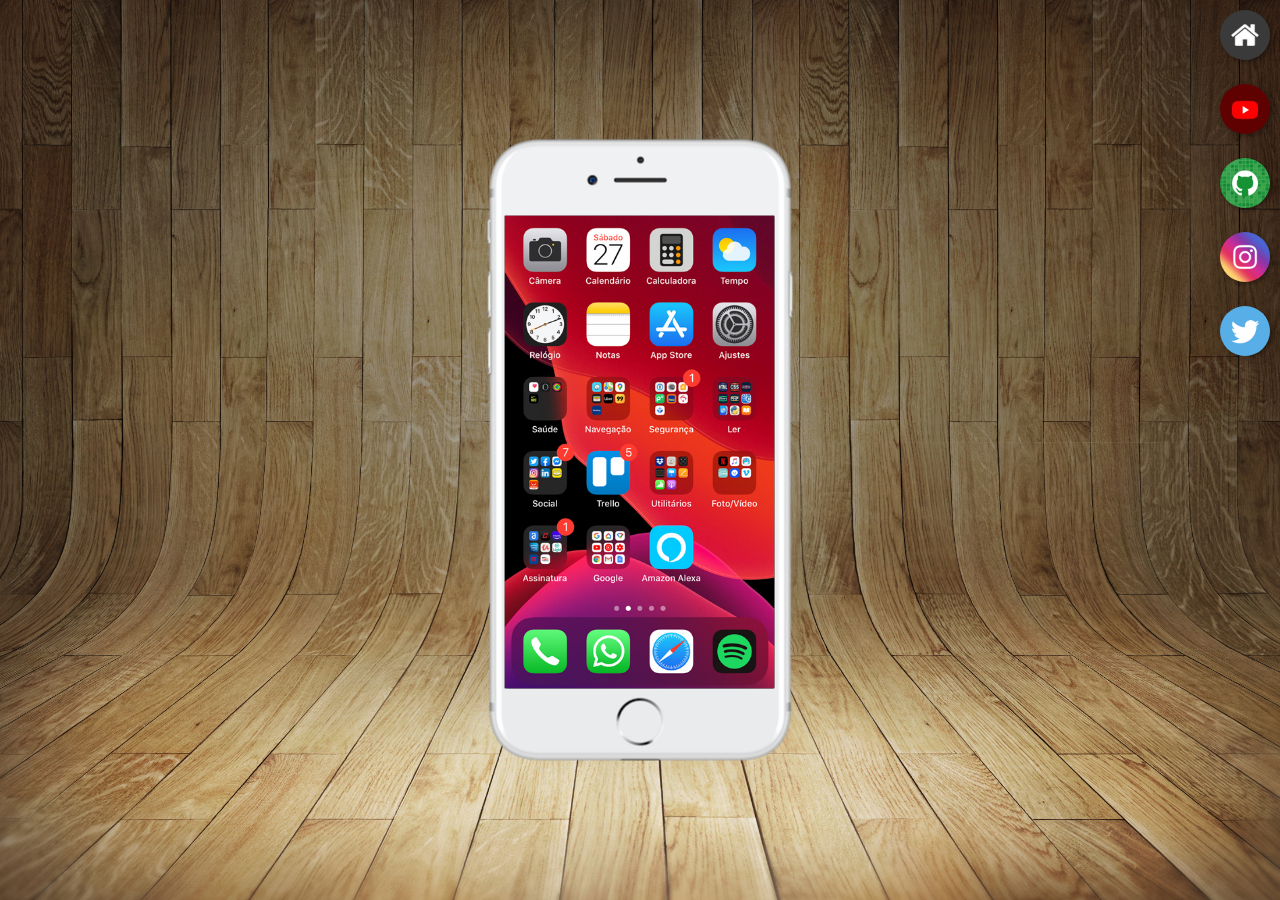
<file: index.html>
<!DOCTYPE html>
<html lang="en">
<head>
    <meta charset="UTF-8">
    <meta http-equiv="X-UA-Compatible" content="IE=edge">
    <meta name="viewport" content="width=device-width, initial-scale=1.0">
    <title>Projeto Social</title>
    <link rel="shortcut icon" href="./favicon.ico" type="image/x-icon">
    <link rel="stylesheet" href="./estilos/style.css">
</head>
<body>
    <main>
        <section id="celular">
            <iframe src="home.html" frameborder="0" id="tela" name="tela">
                <p>Seu navegador não é compatível com isso</p>
            </iframe>
        </section>

        <section id="botoes">
            <a href="./home.html" target="tela"><img src="./imagens/logo-home.jpg" alt="Home" srcset=""></a><br>
            <a href="./youtube.html" target="tela"><img src="./imagens/logo-youtube.jpg" alt="YouTube" srcset=""></a><br>
            <a href="./github.html" target="tela"><img src="./imagens/logo-github.jpg" alt="GitHub" srcset=""></a><br>
            <a href="./instagram.html" target="tela"><img src="./imagens/logo-instagram.jpg" alt="Instagram" srcset=""></a><br>
            <a href="./twitter.html" target="tela"><img src="./imagens/logo-twitter.jpg" alt="Twitter" srcset=""></a>
        </section>
    </main>
</body>
</html>
</file>
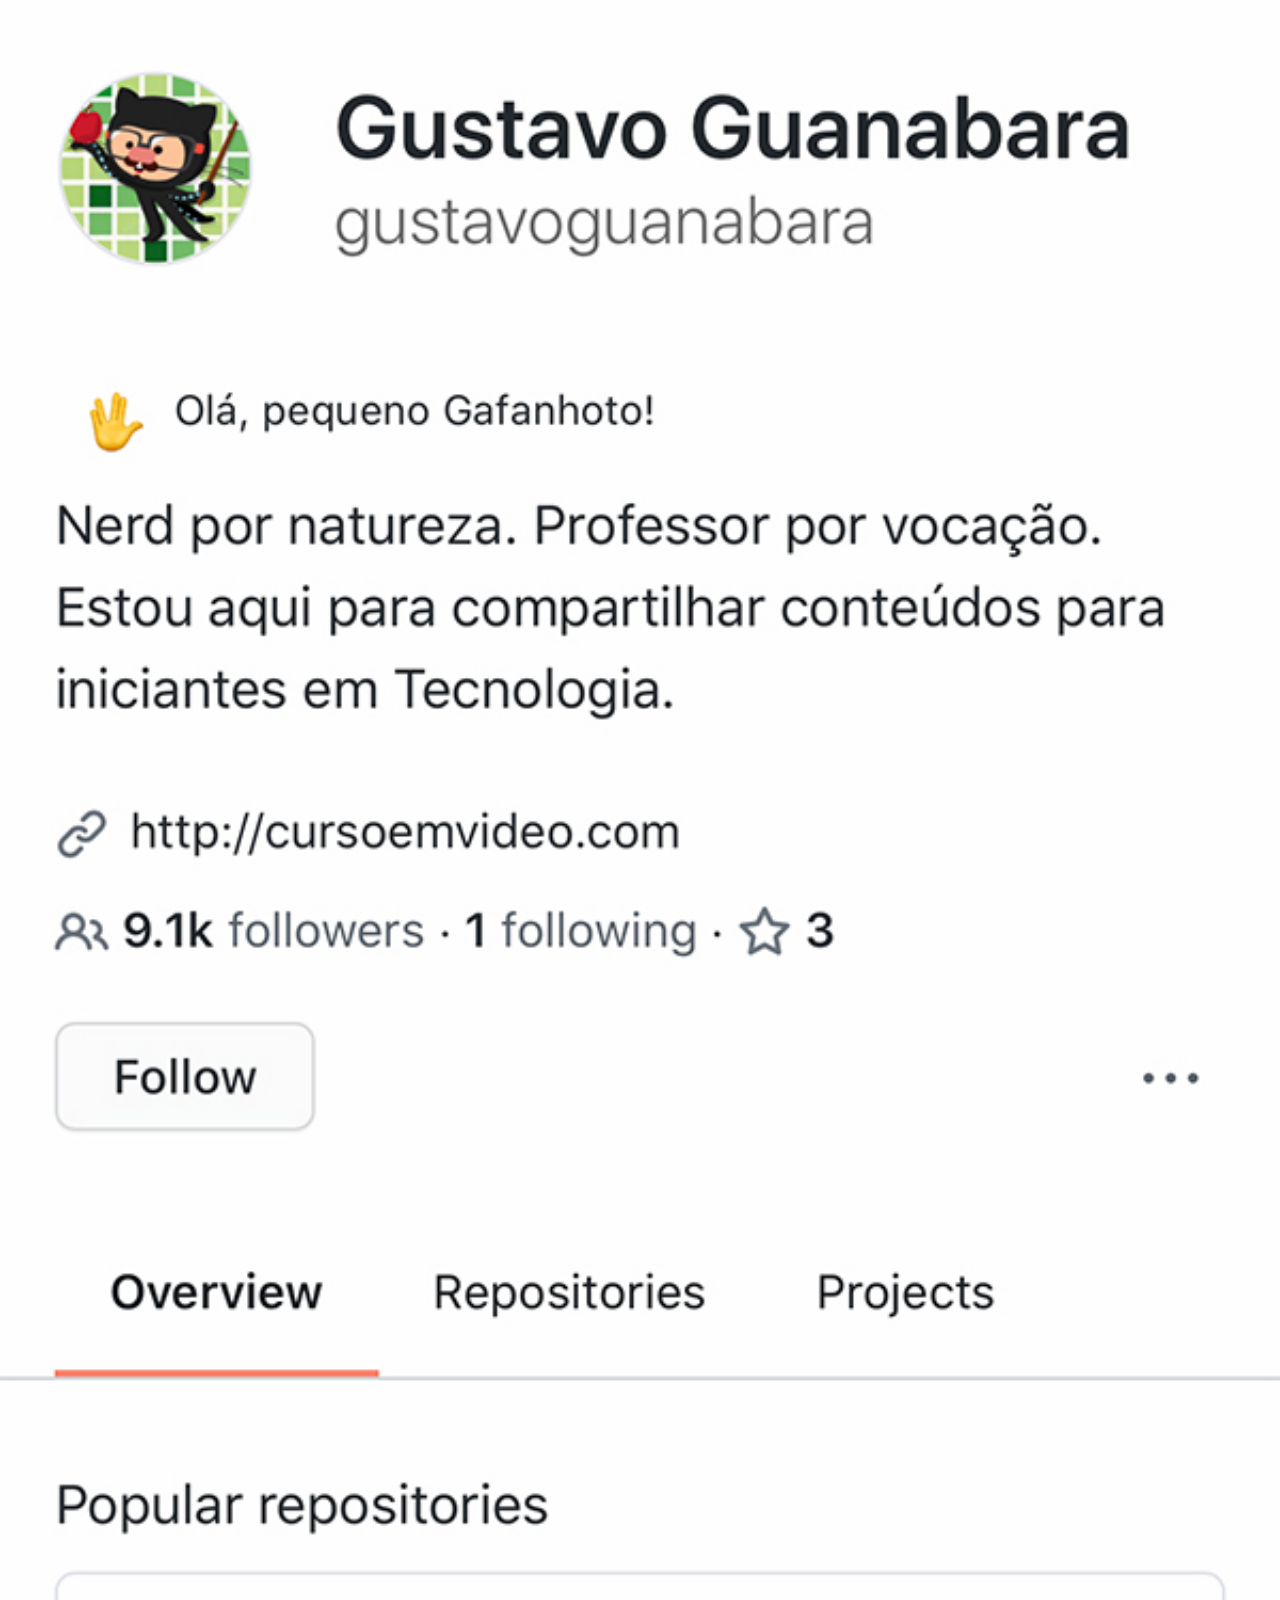
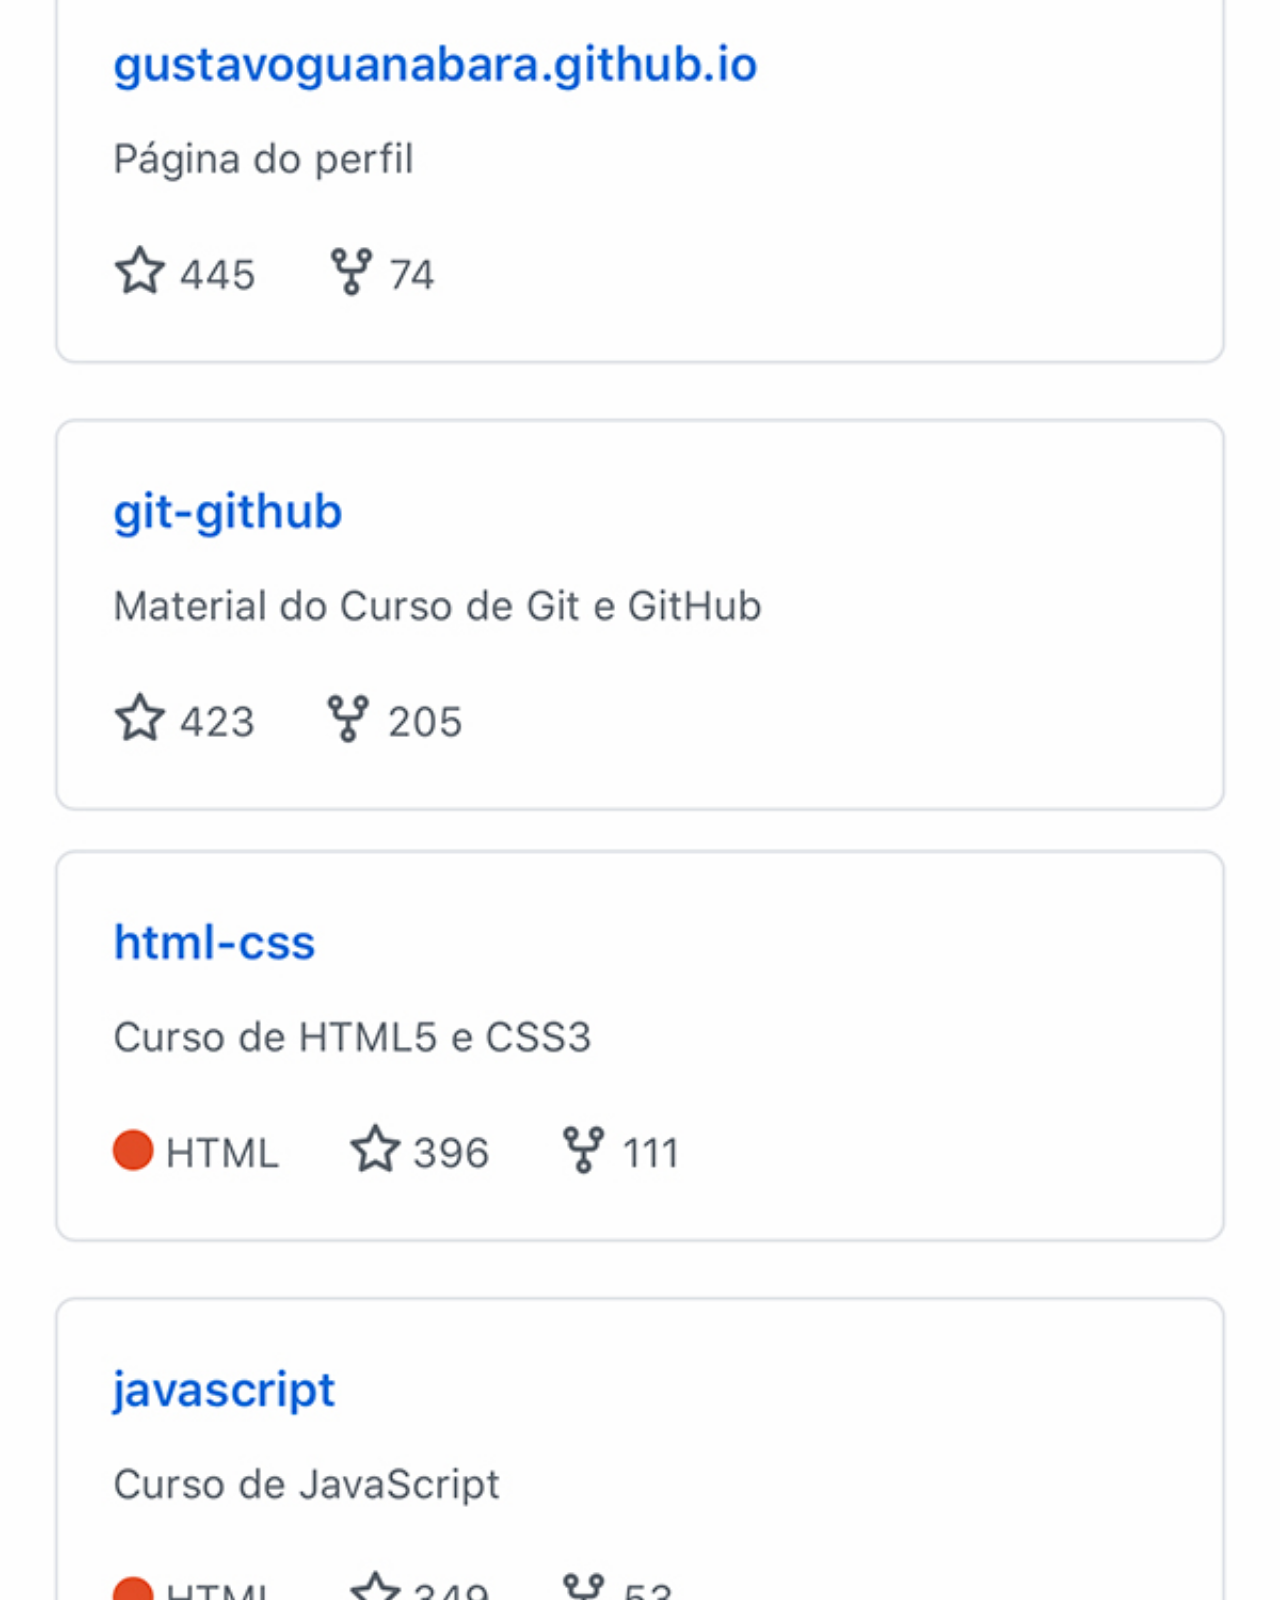
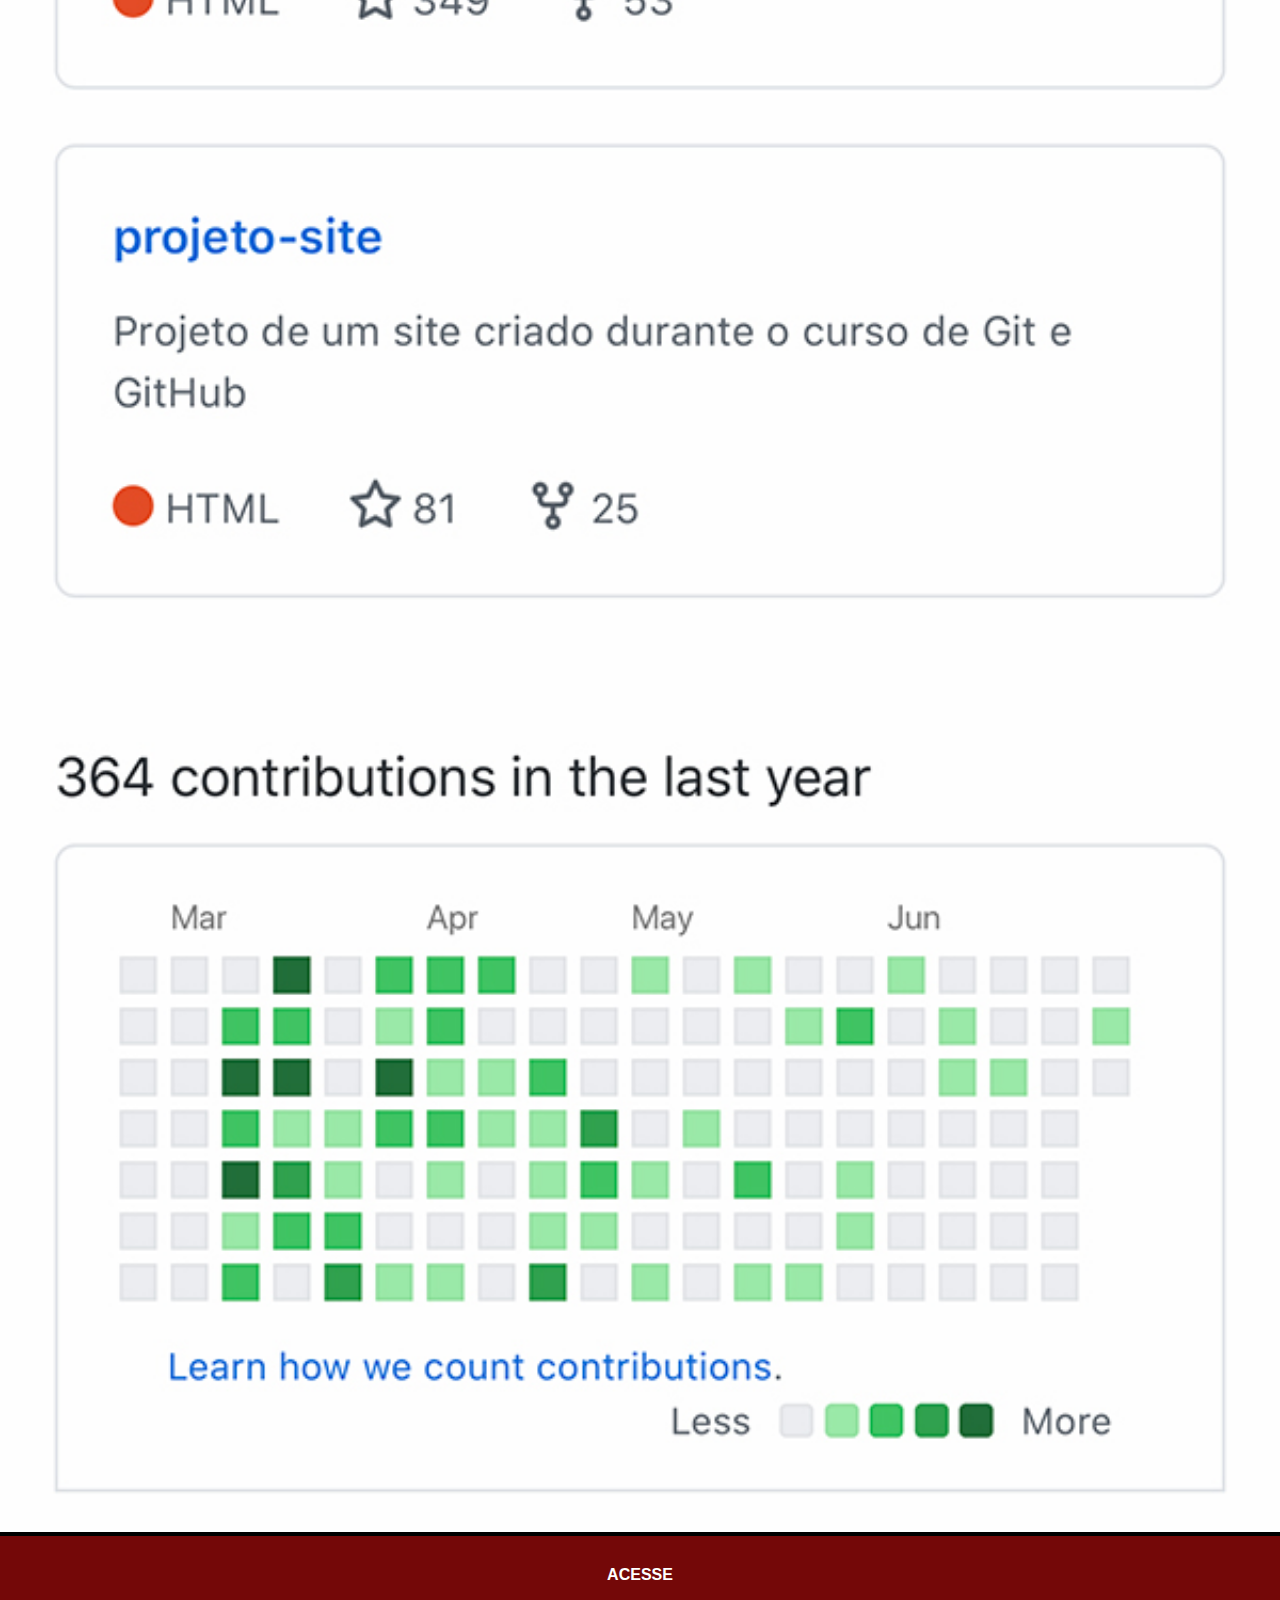
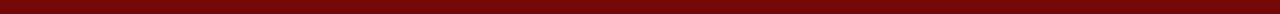
<file: github.html>
<!DOCTYPE html>
<html lang="pt-br">
<head>
    <meta charset="UTF-8">
    <meta http-equiv="X-UA-Compatible" content="IE=edge">
    <meta name="viewport" content="width=device-width, initial-scale=1.0">
    <title>Twitter</title>
    <style>
        * {
            margin: 0;
            padding: 0;
            font-family: Arial, Helvetica, sans-serif;
        }

        body {
            background-color: black;
            width: 100vw;
        }

        img {
            width: 100vw;
        }

        ::-webkit-scrollbar {
            width: 0;
            height: 0;
        }

        a {
            font-size: 1em;
            color: white;
            font-weight: bolder;
            text-decoration: none;
            padding: 30px;
            text-align: center;
            display: block;
            background-color: rgb(116, 8, 8);
        }

        a:hover {
            background-color: rgb(158, 12, 12);
        }
    </style>
</head>
<body>
    <img src="./imagens/tela-github.jpg" alt="" srcset="">
    <a href="https://github.com/gustavoguanabara/" target="_blank">ACESSE</a>
</body>
</html>
</file>
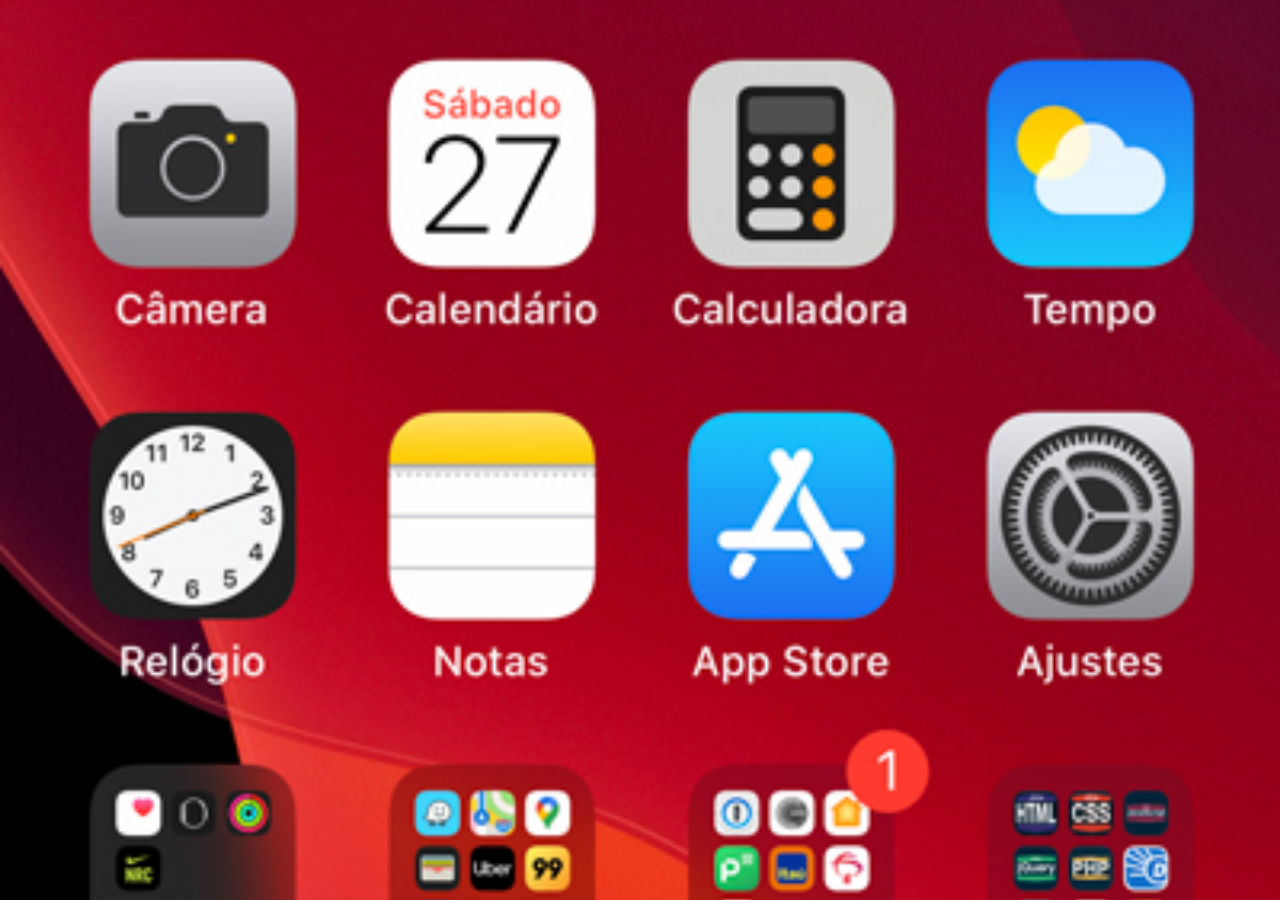
<file: home.html>
<!DOCTYPE html>
<html lang="pt-br">
<head>
    <meta charset="UTF-8">
    <meta http-equiv="X-UA-Compatible" content="IE=edge">
    <meta name="viewport" content="width=device-width, initial-scale=1.0">
    <title>Home</title>
    <style>
        * {
            margin: 0px;
            padding: 0px;
        }

        body {
            width: 100vw;
            height: 100vh;
            background-color: black;
            background-image: url('./imagens/tela-home.jpg');
            background-repeat: no-repeat;
            background-position: top center;
            background-size: cover;
        }
    </style>
</head>
<body>
    
</body>
</html>
</file>
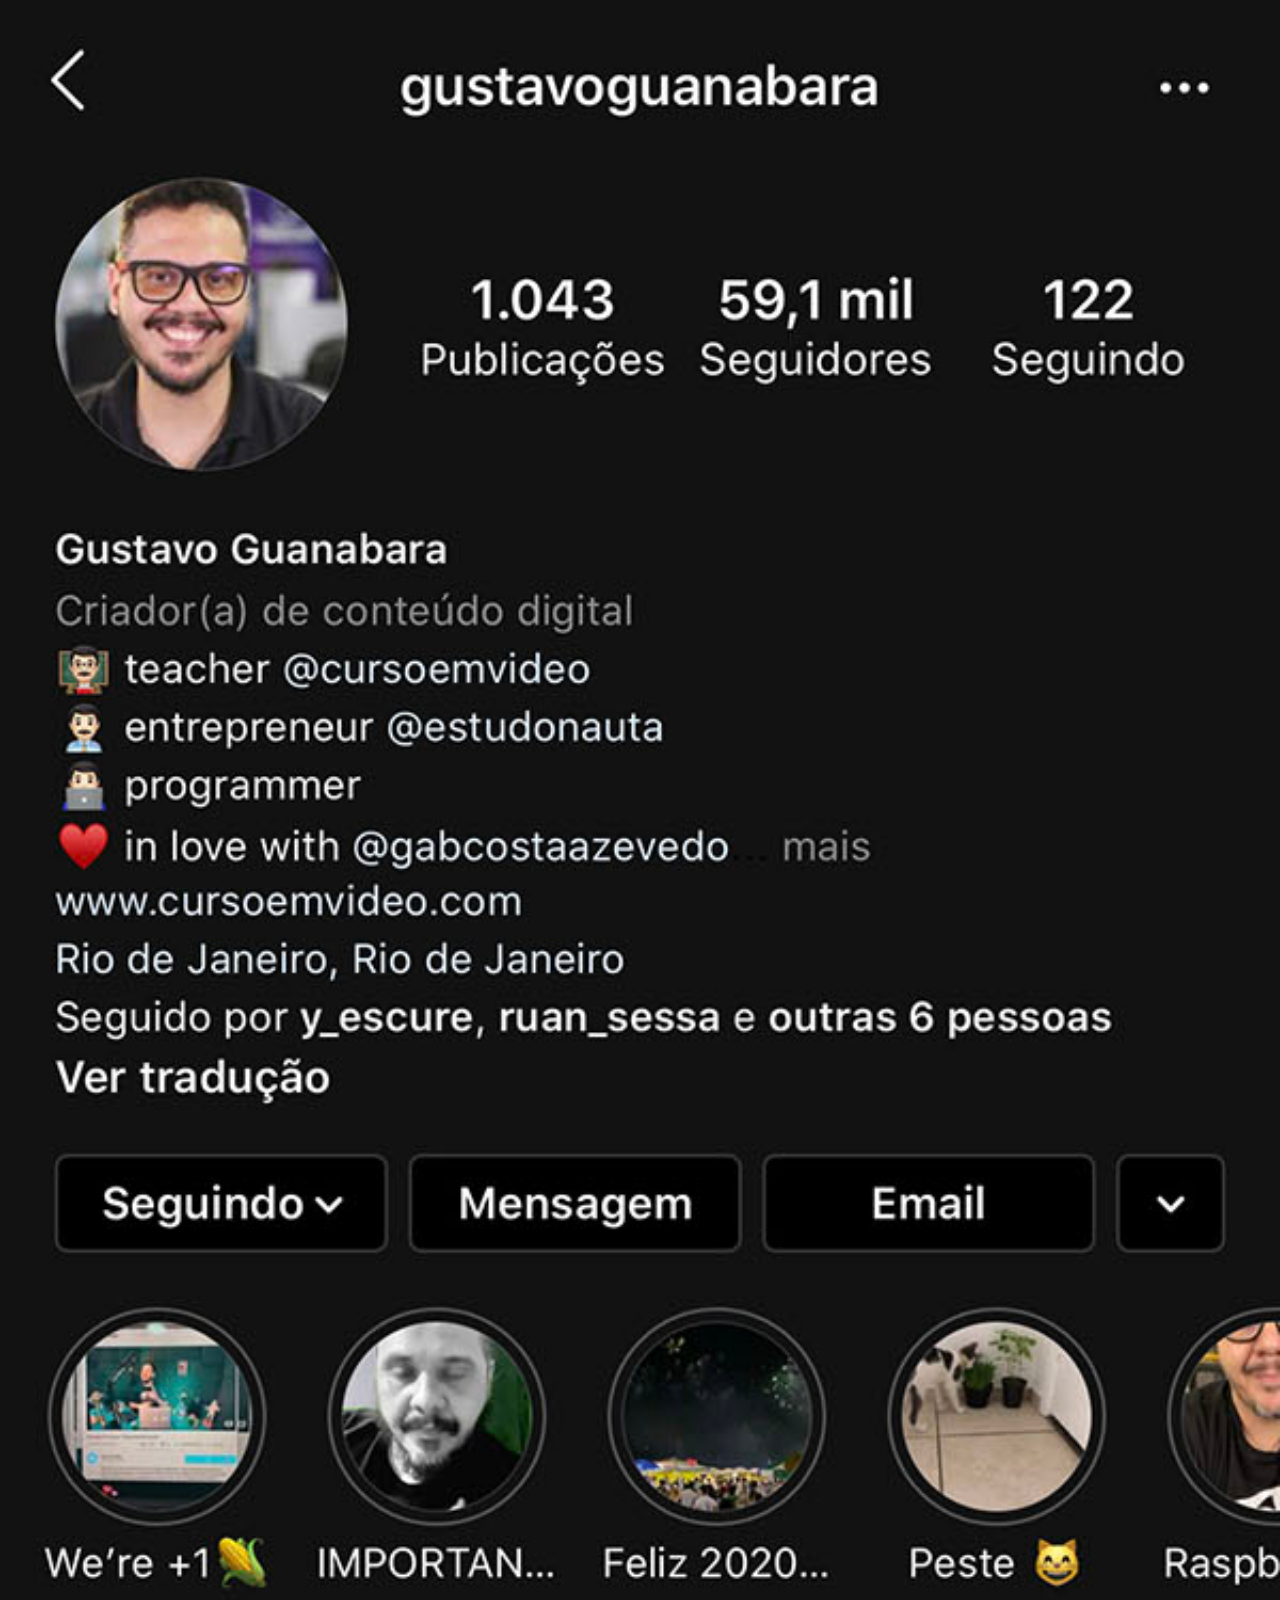
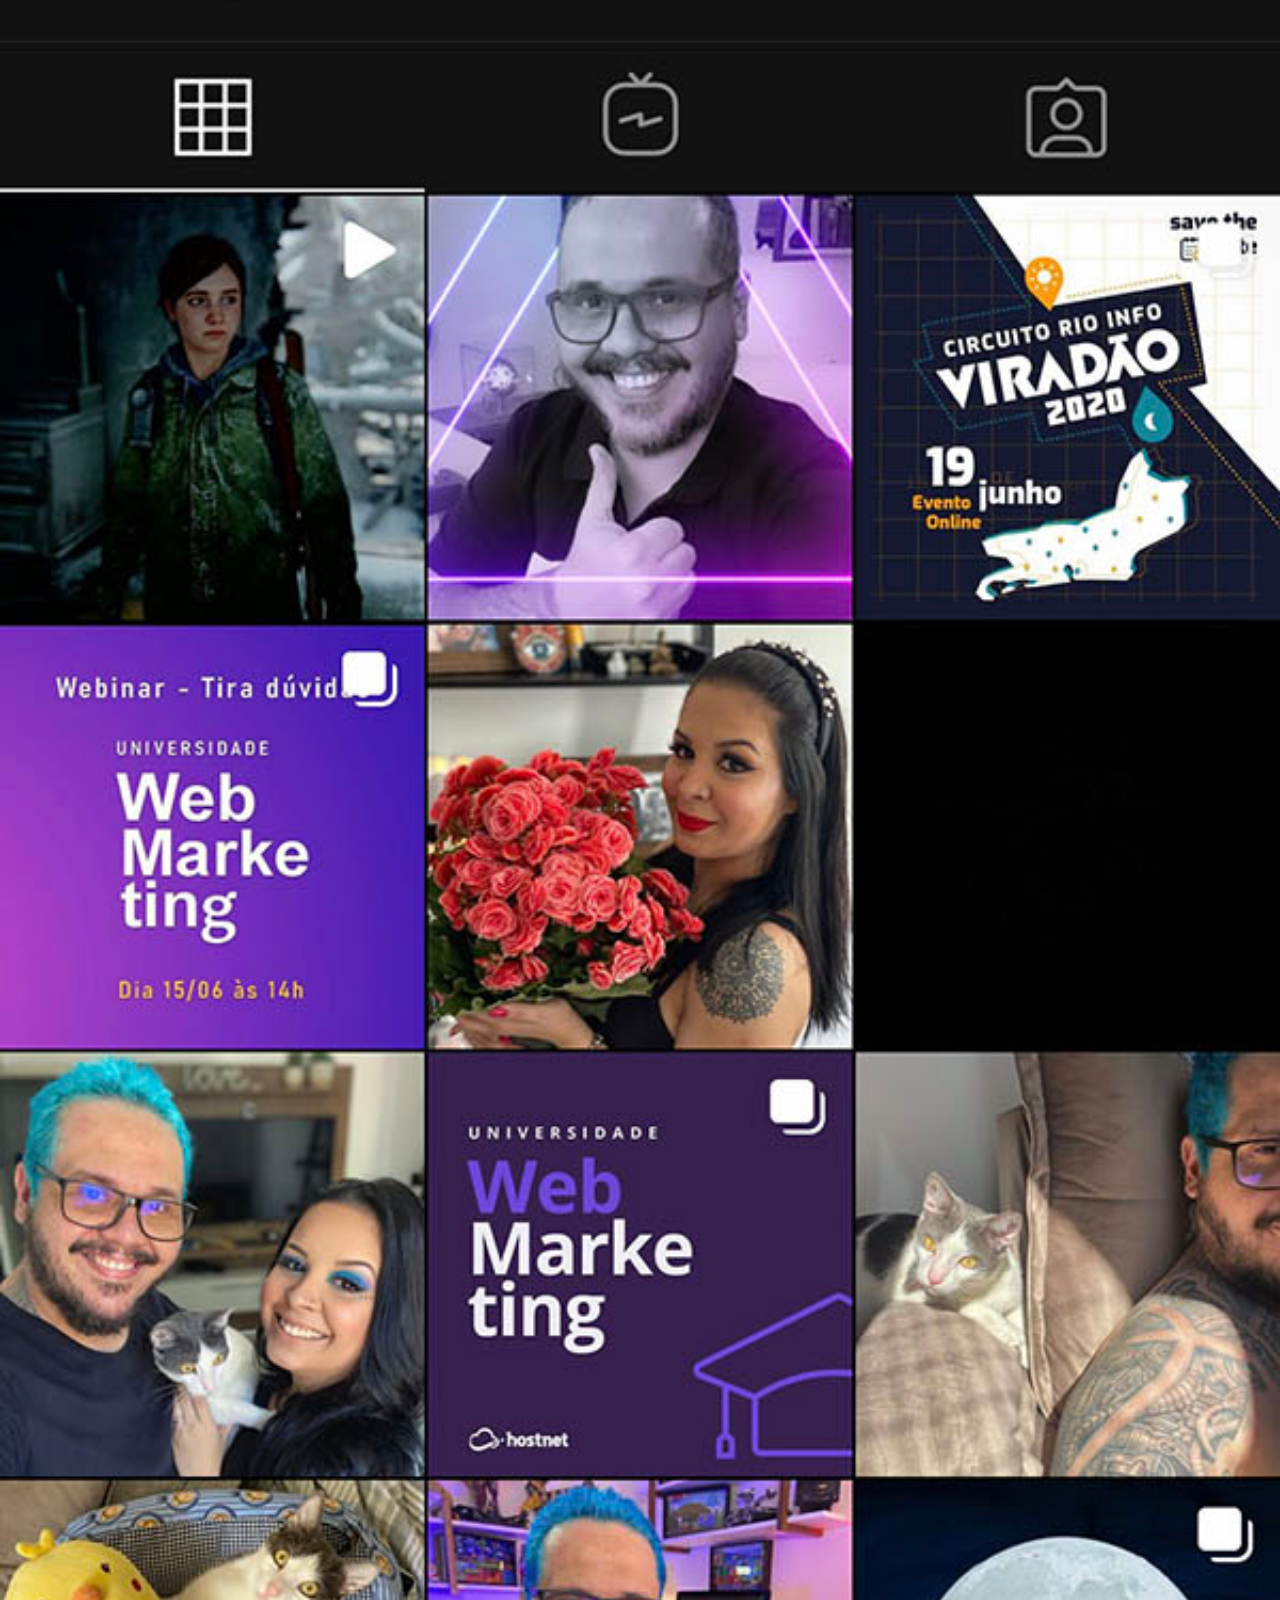
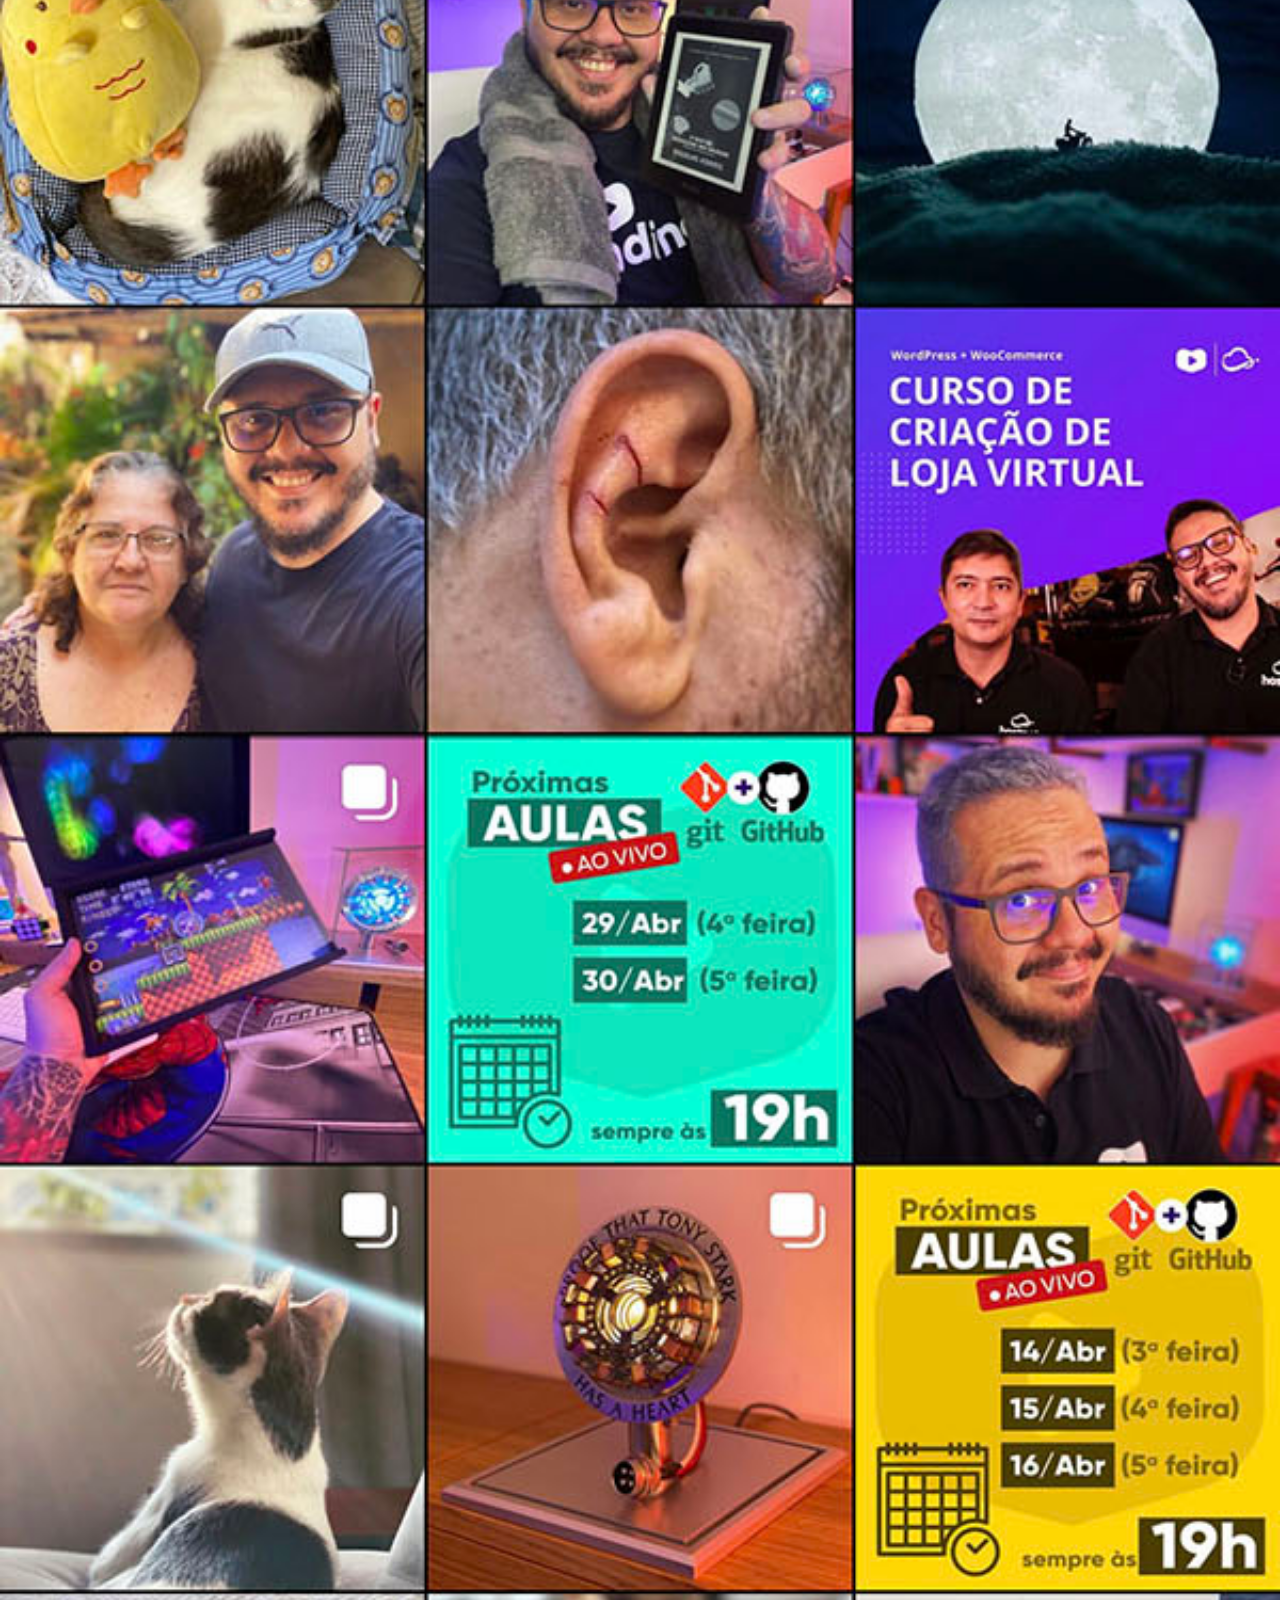
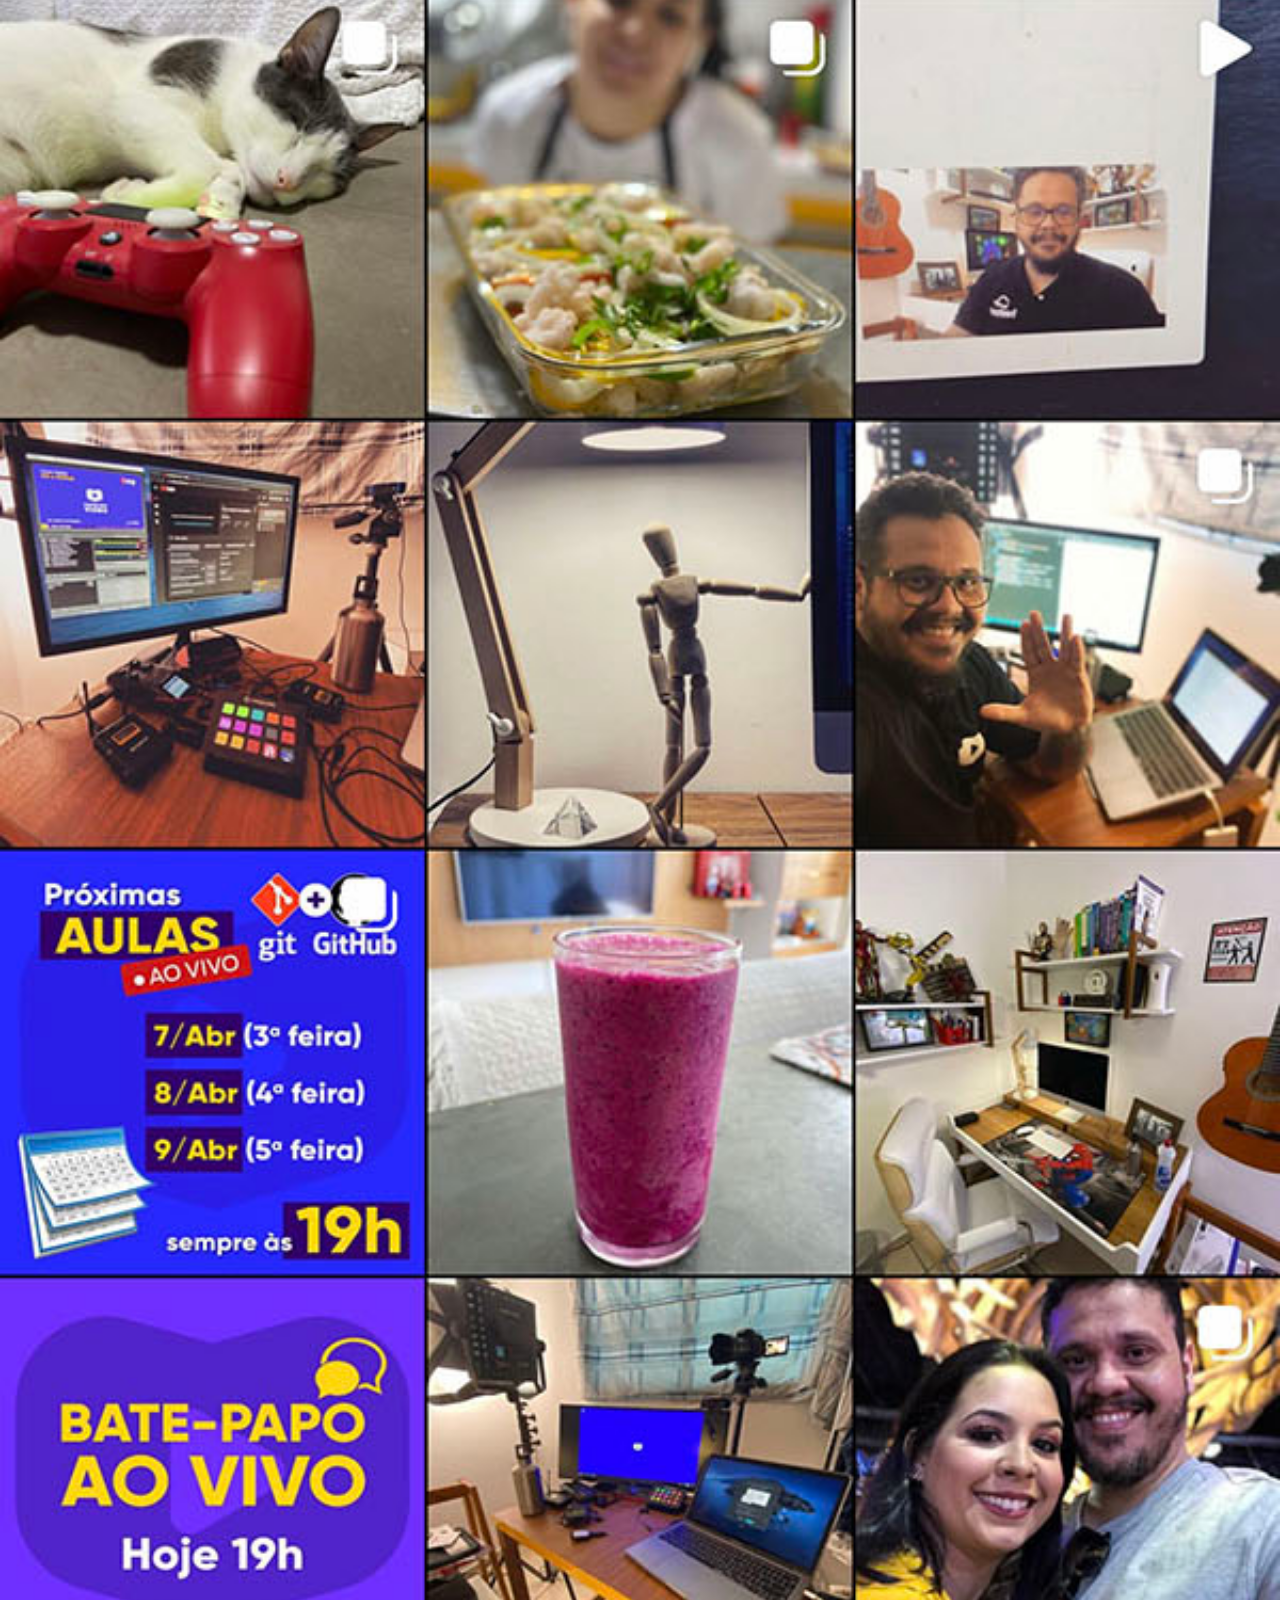
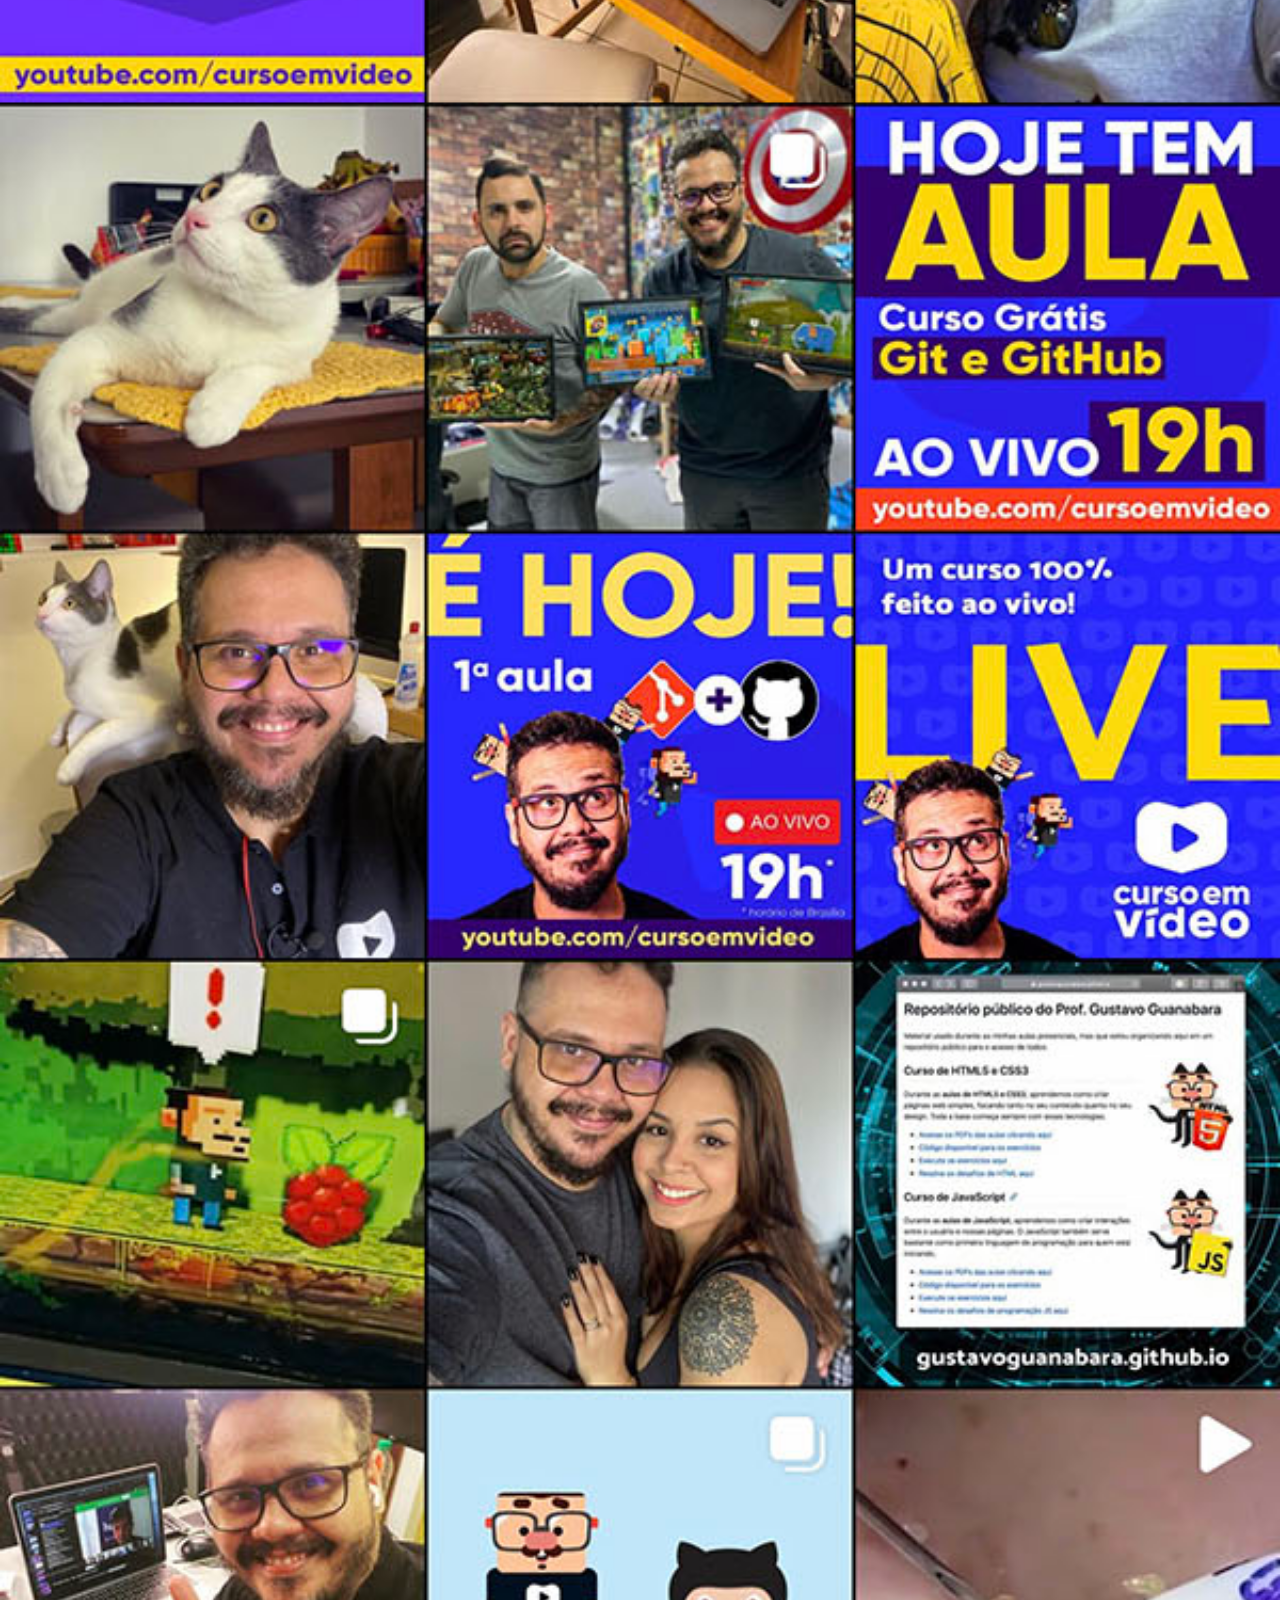
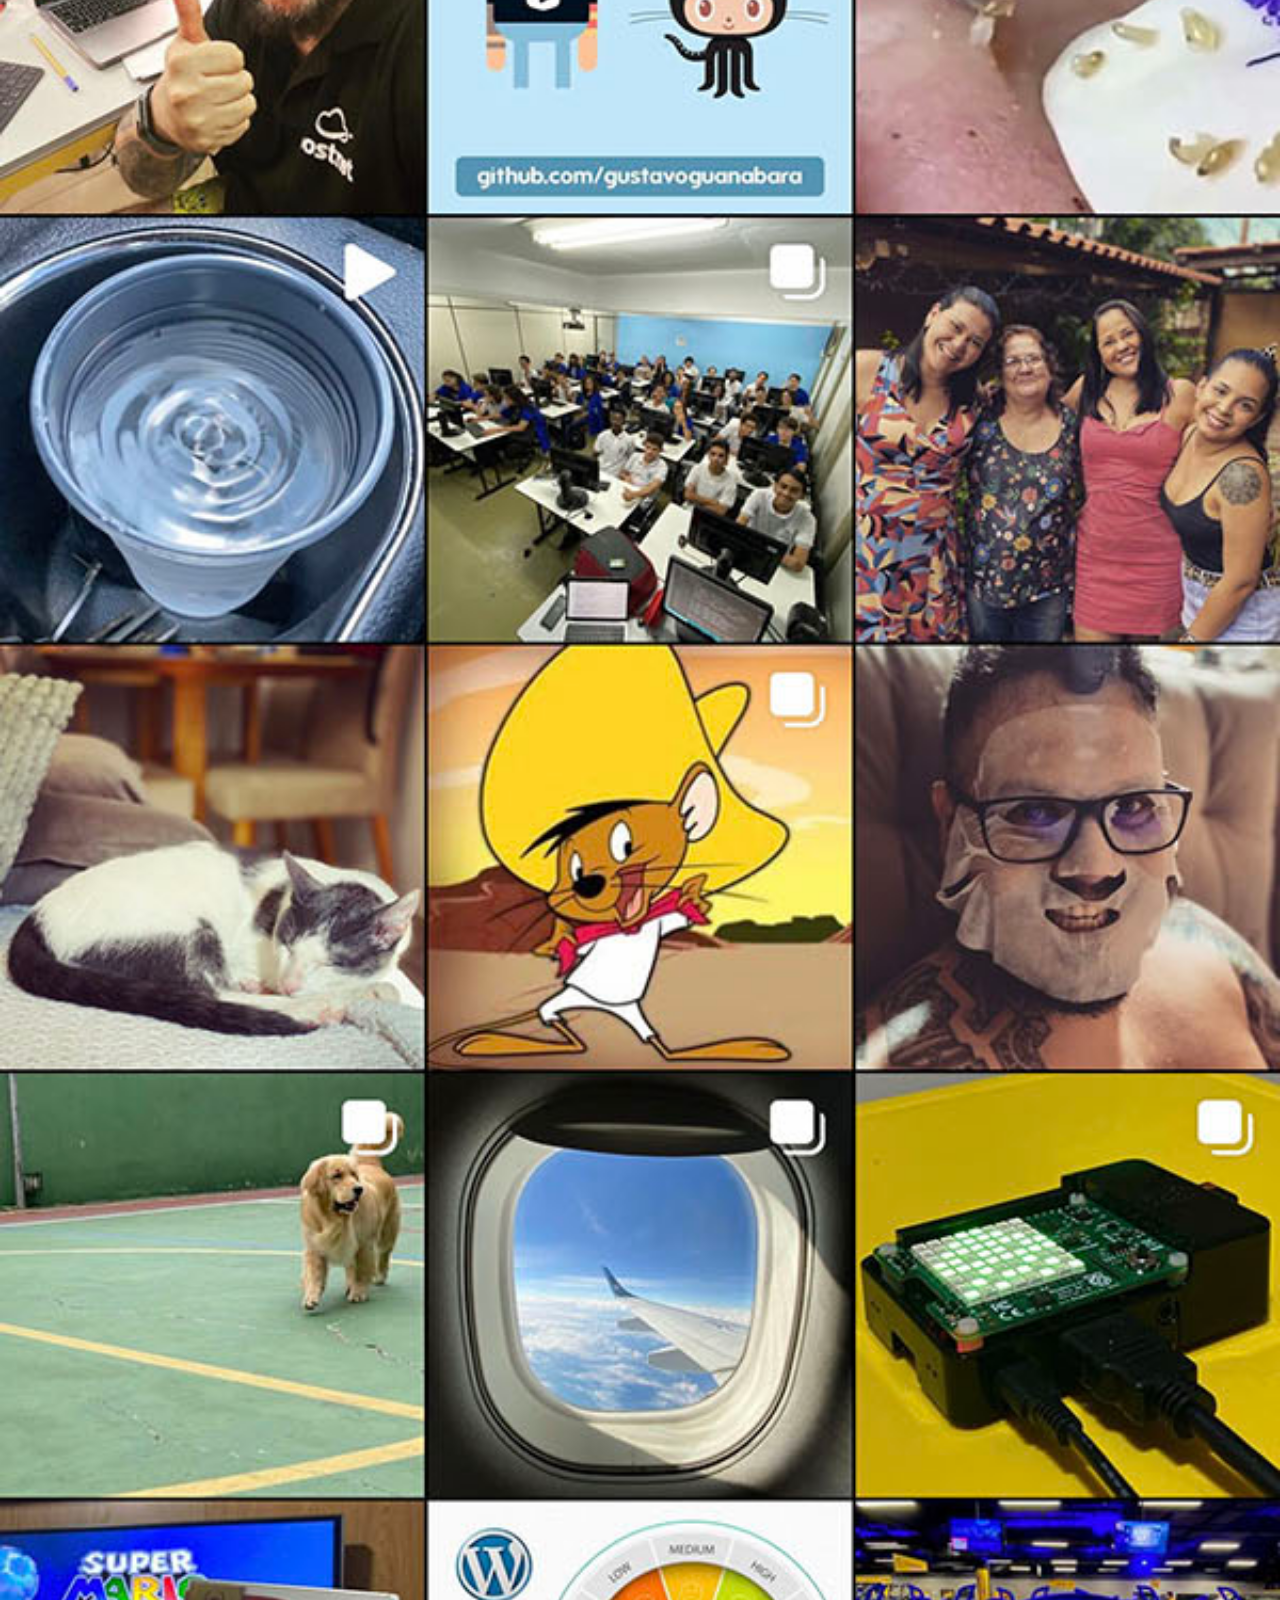
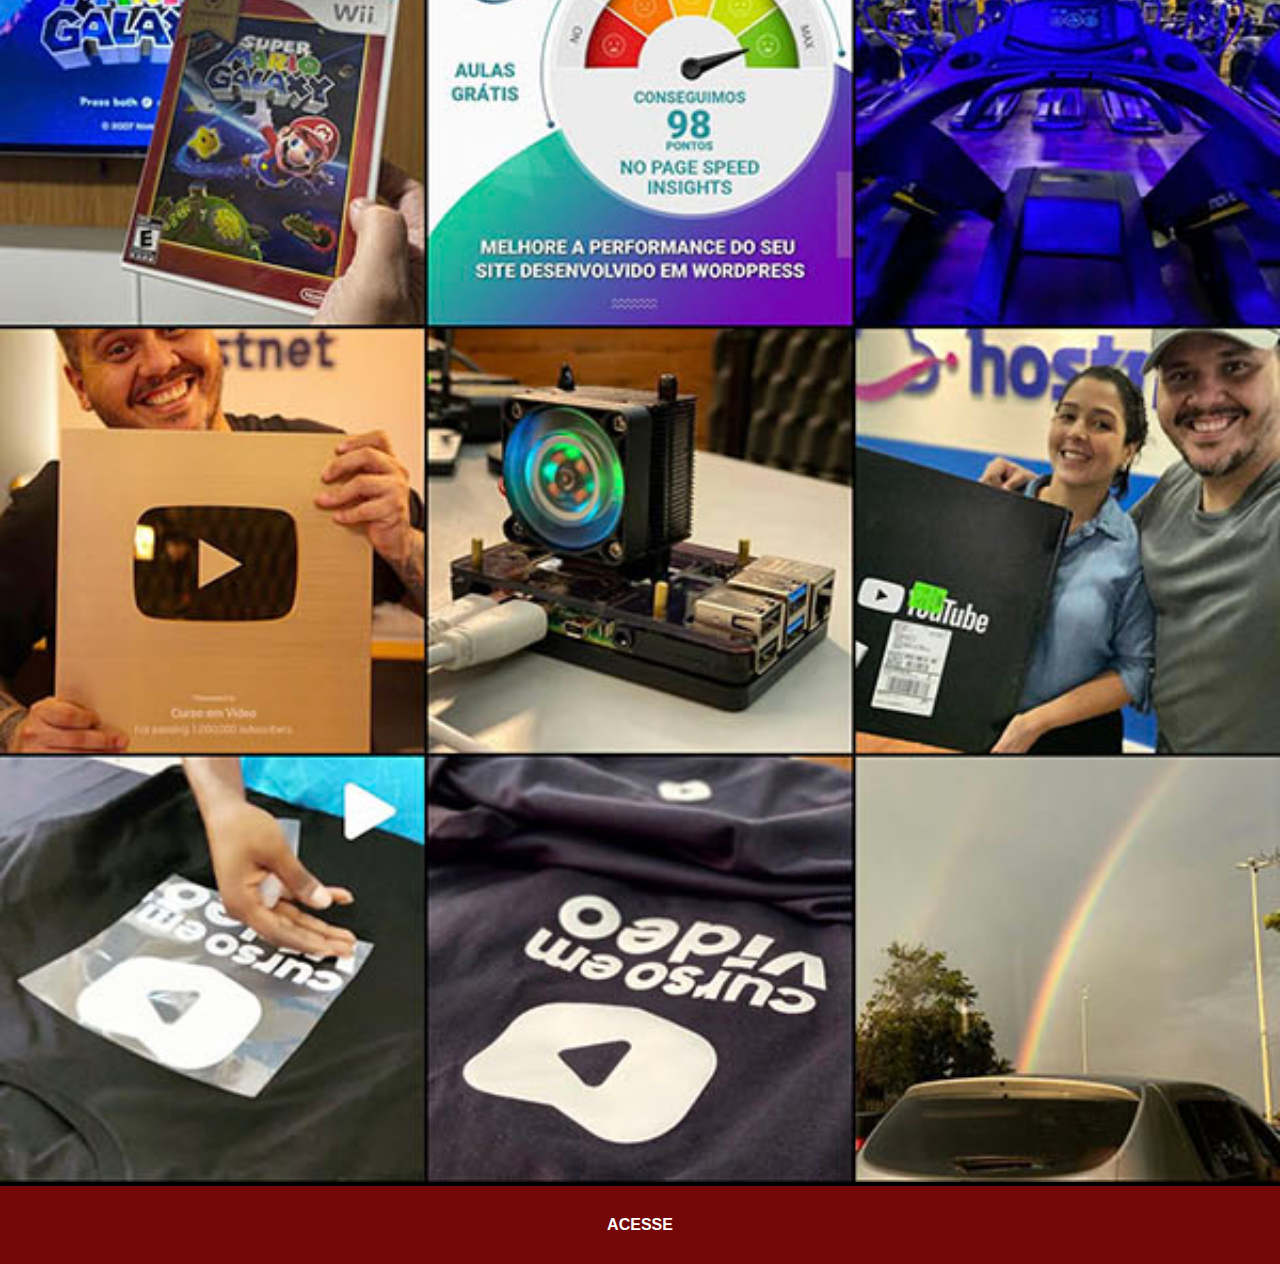
<file: instagram.html>
<!DOCTYPE html>
<html lang="pt-br">
<head>
    <meta charset="UTF-8">
    <meta http-equiv="X-UA-Compatible" content="IE=edge">
    <meta name="viewport" content="width=device-width, initial-scale=1.0">
    <title>Instagram</title>
    <style>
        * {
            margin: 0;
            padding: 0;
            font-family: Arial, Helvetica, sans-serif;
        }

        body {
            background: black;
        }

        ::-webkit-scrollbar {
            width: 0;
            height: 0;
        }

        img {
            width: 100vw;
        }

        a {
            font-size: 1em;
            color: white;
            font-weight: bolder;
            text-decoration: none;
            padding: 30px;
            text-align: center;
            display: block;
            background-color: rgb(116, 8, 8);
        }

        a:hover {
            background-color: rgb(158, 12, 12);
        }
    </style>
</head>
<body>
    <img src="./imagens/tela-instagram.jpg" alt="Instagram" srcset="">
    <a href="https://www.instagram.com/gustavoguanabara/" target="_blank">ACESSE</a>
</body>
</html>
</file>
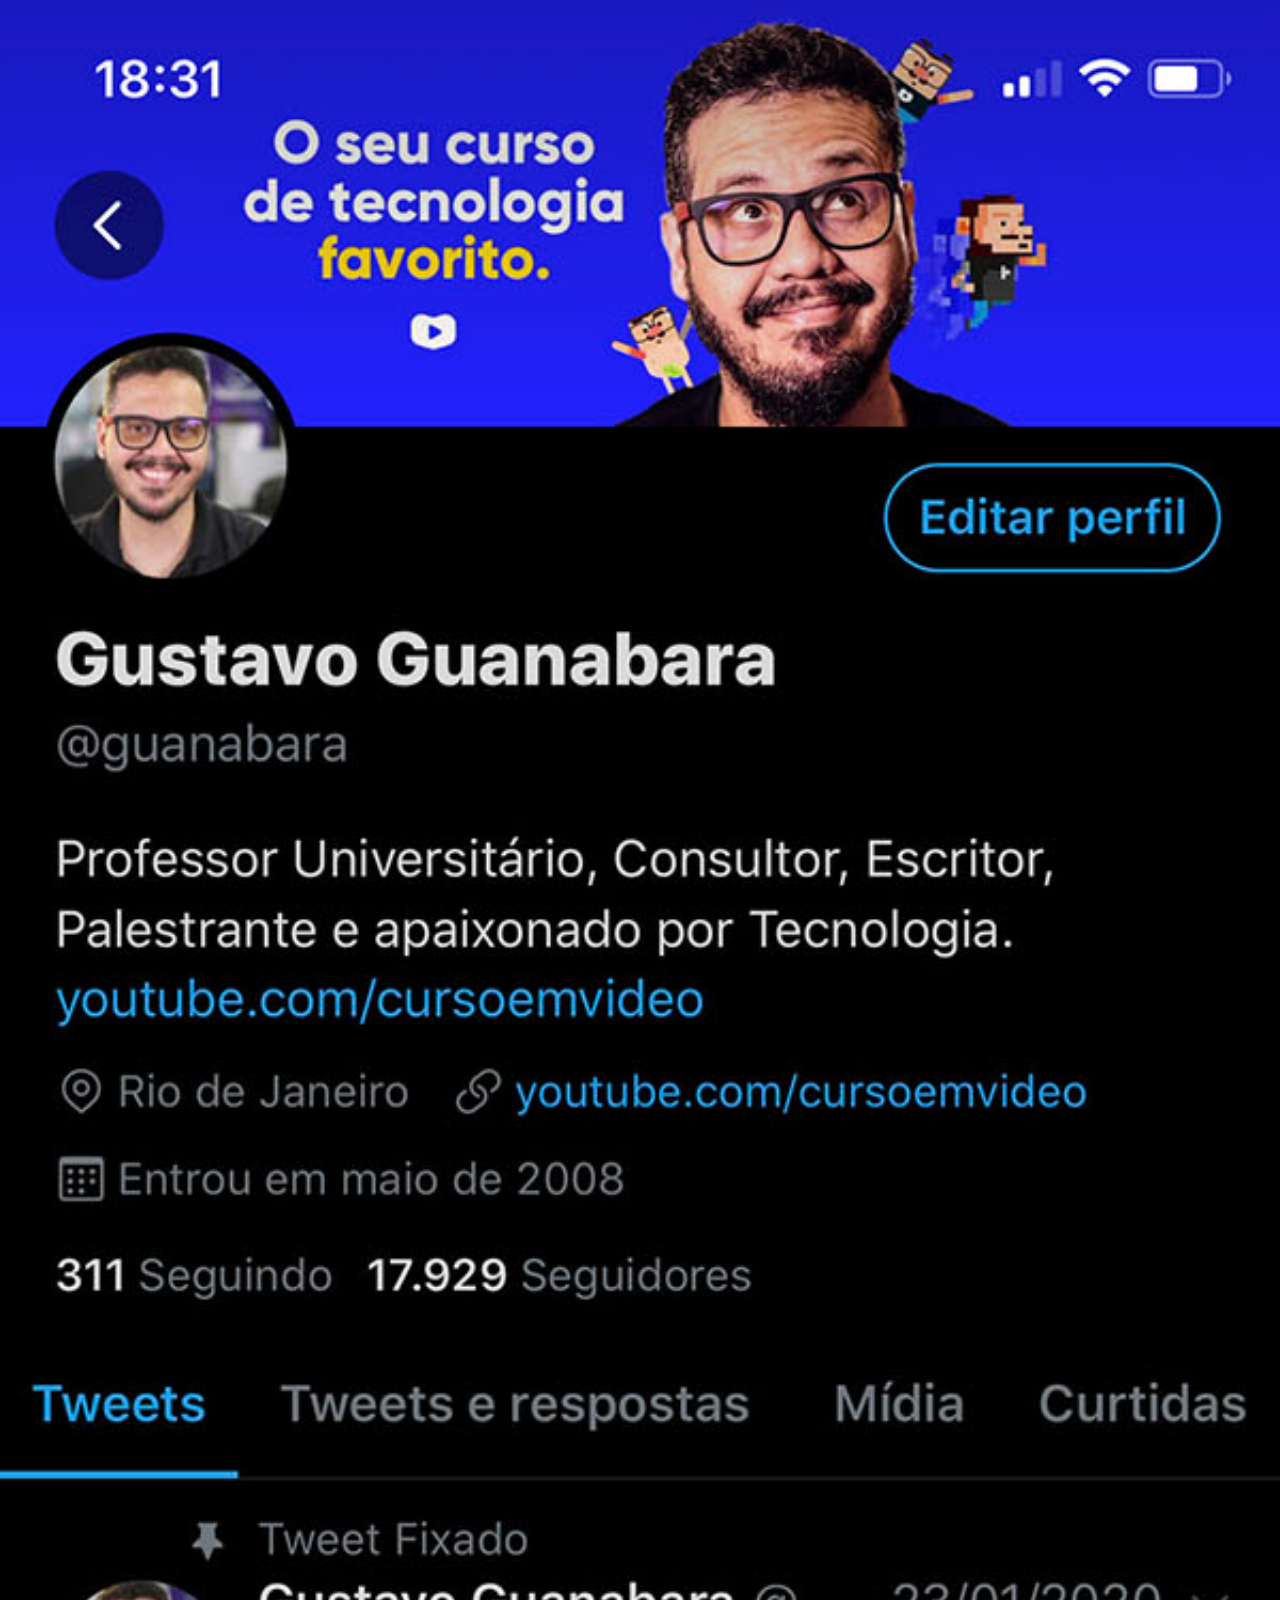
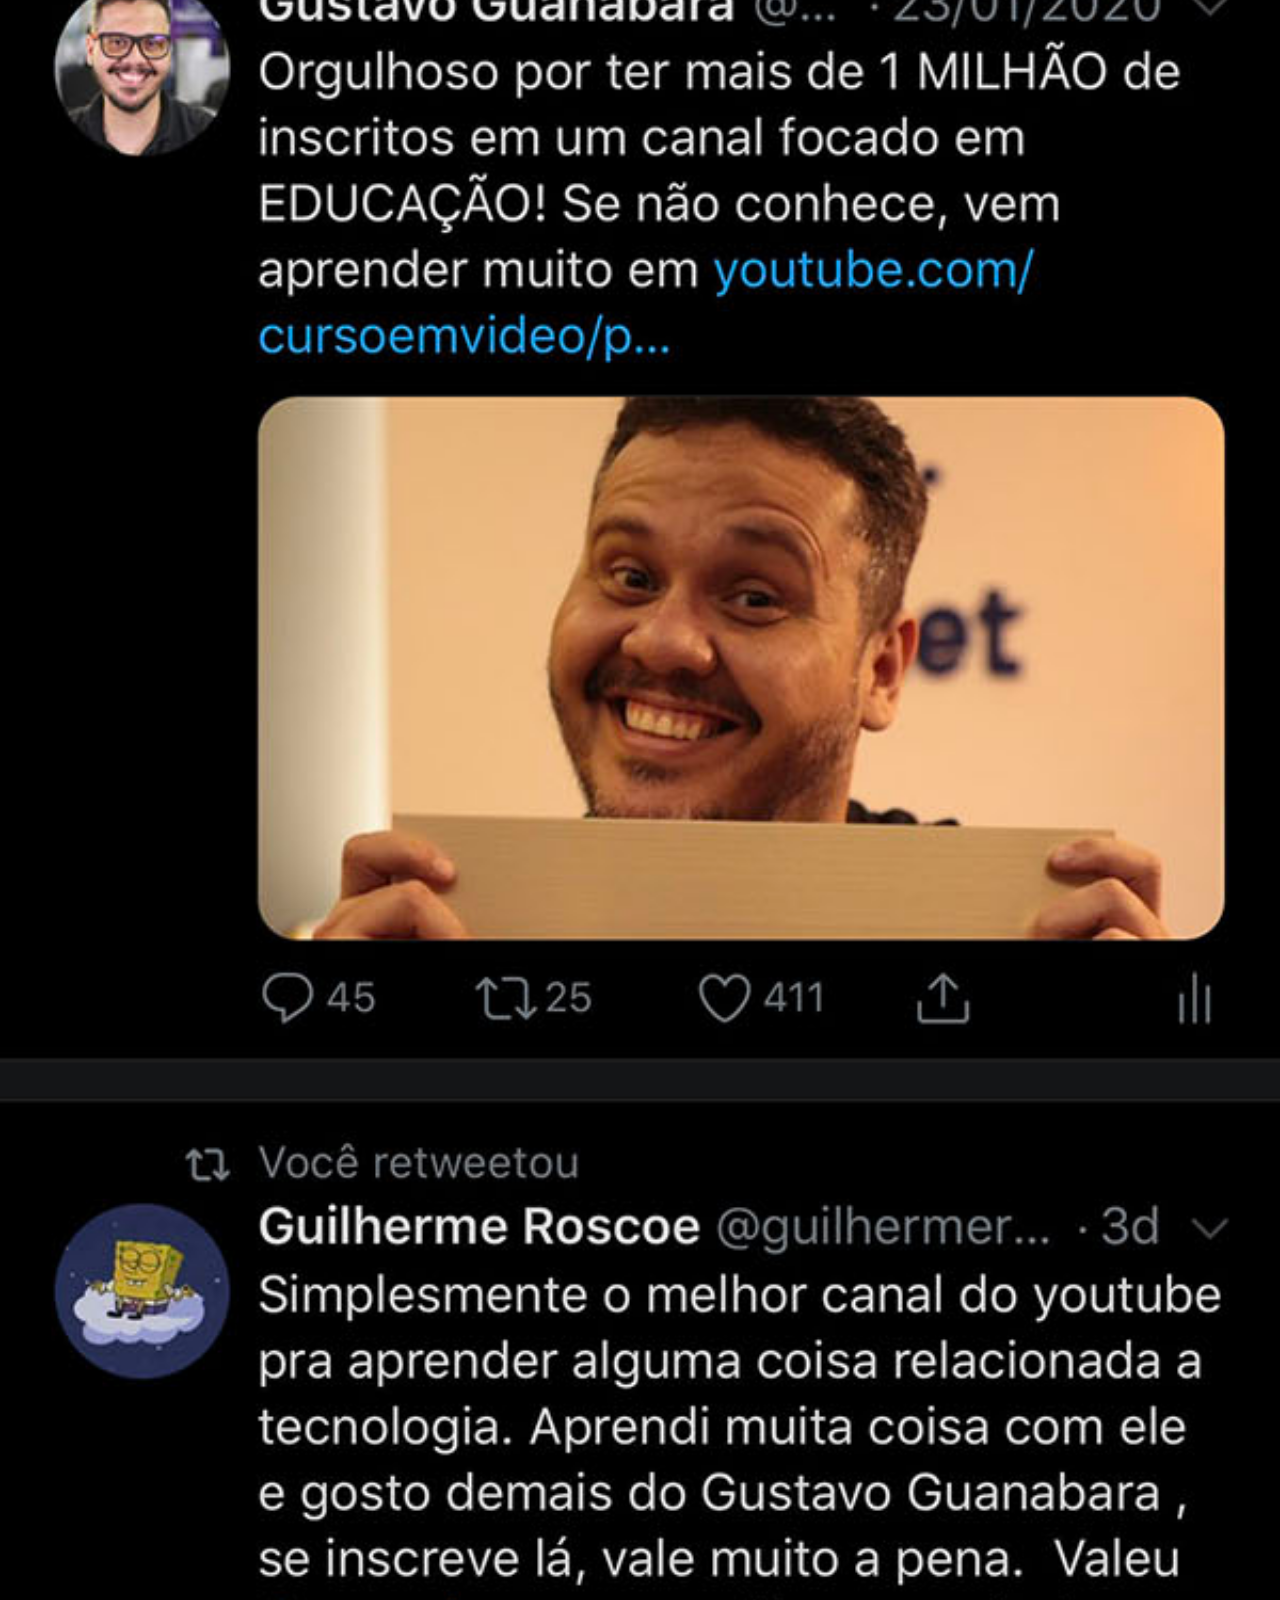
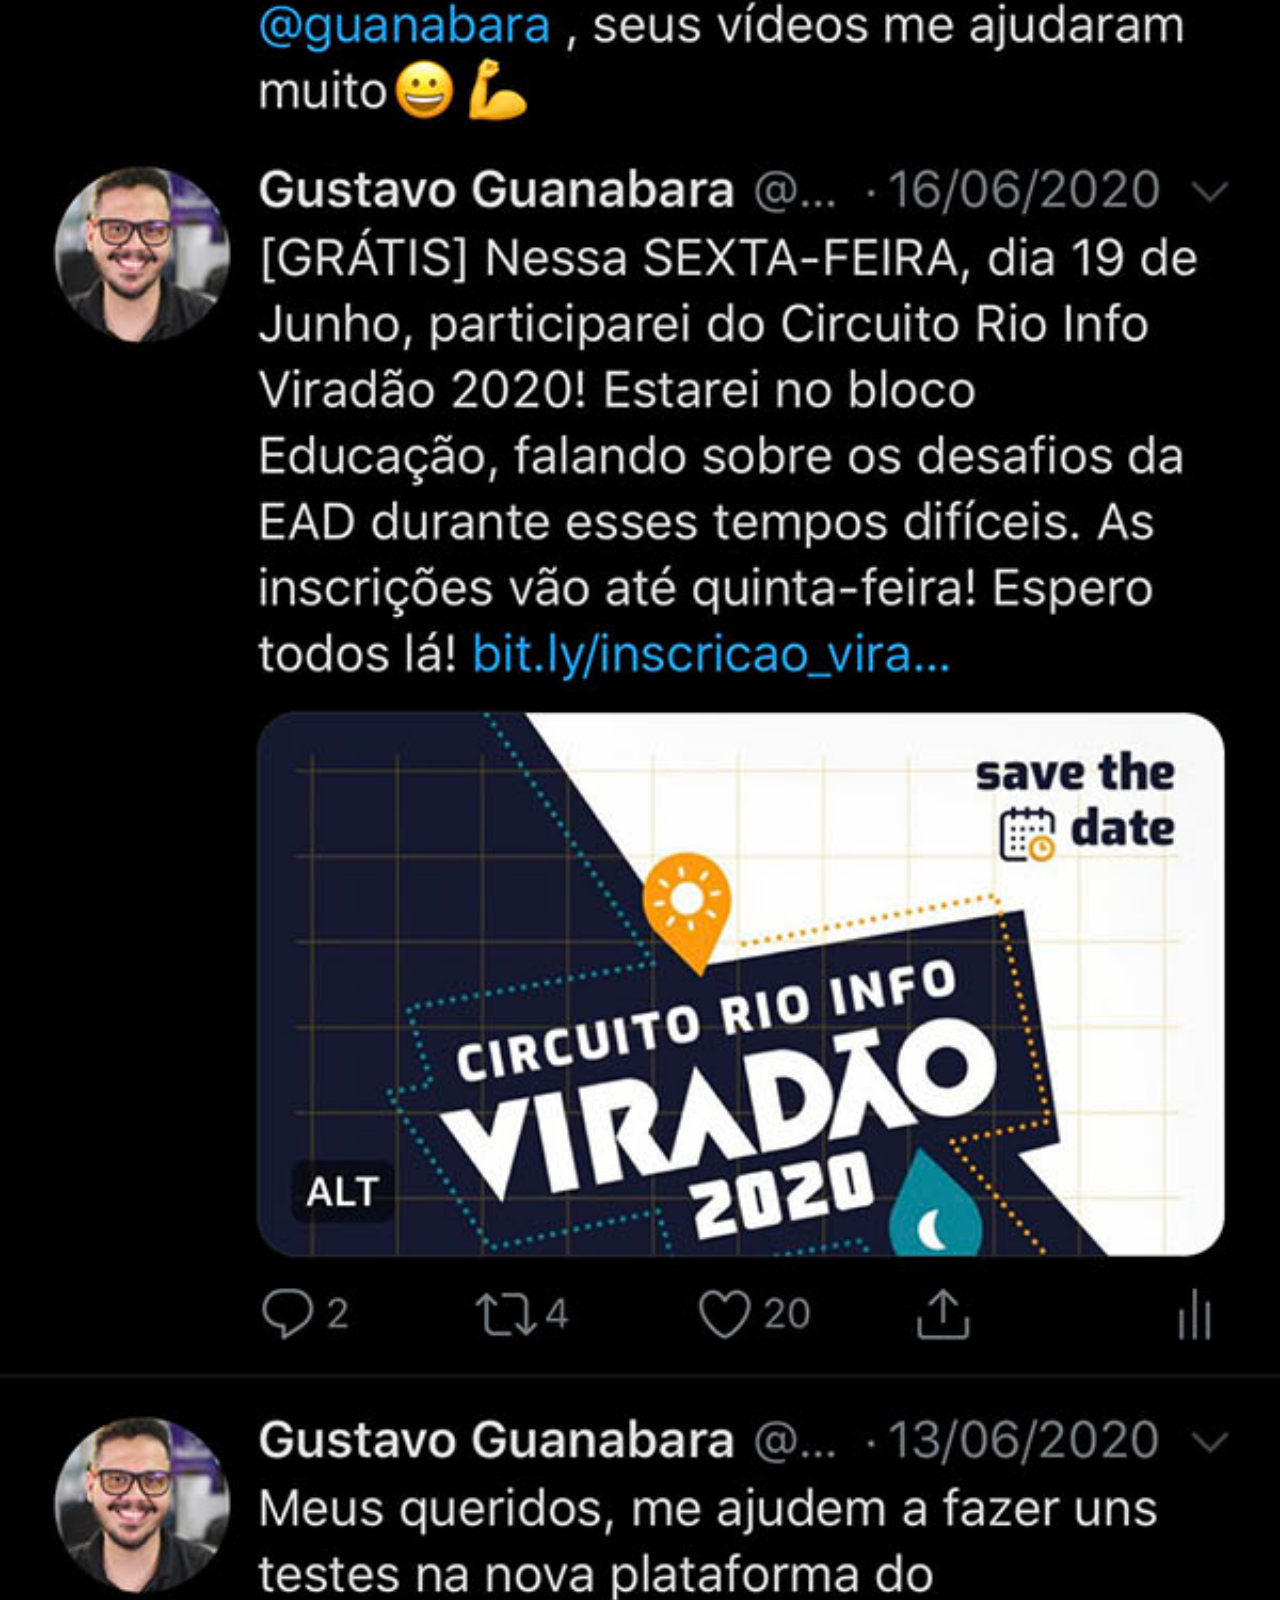
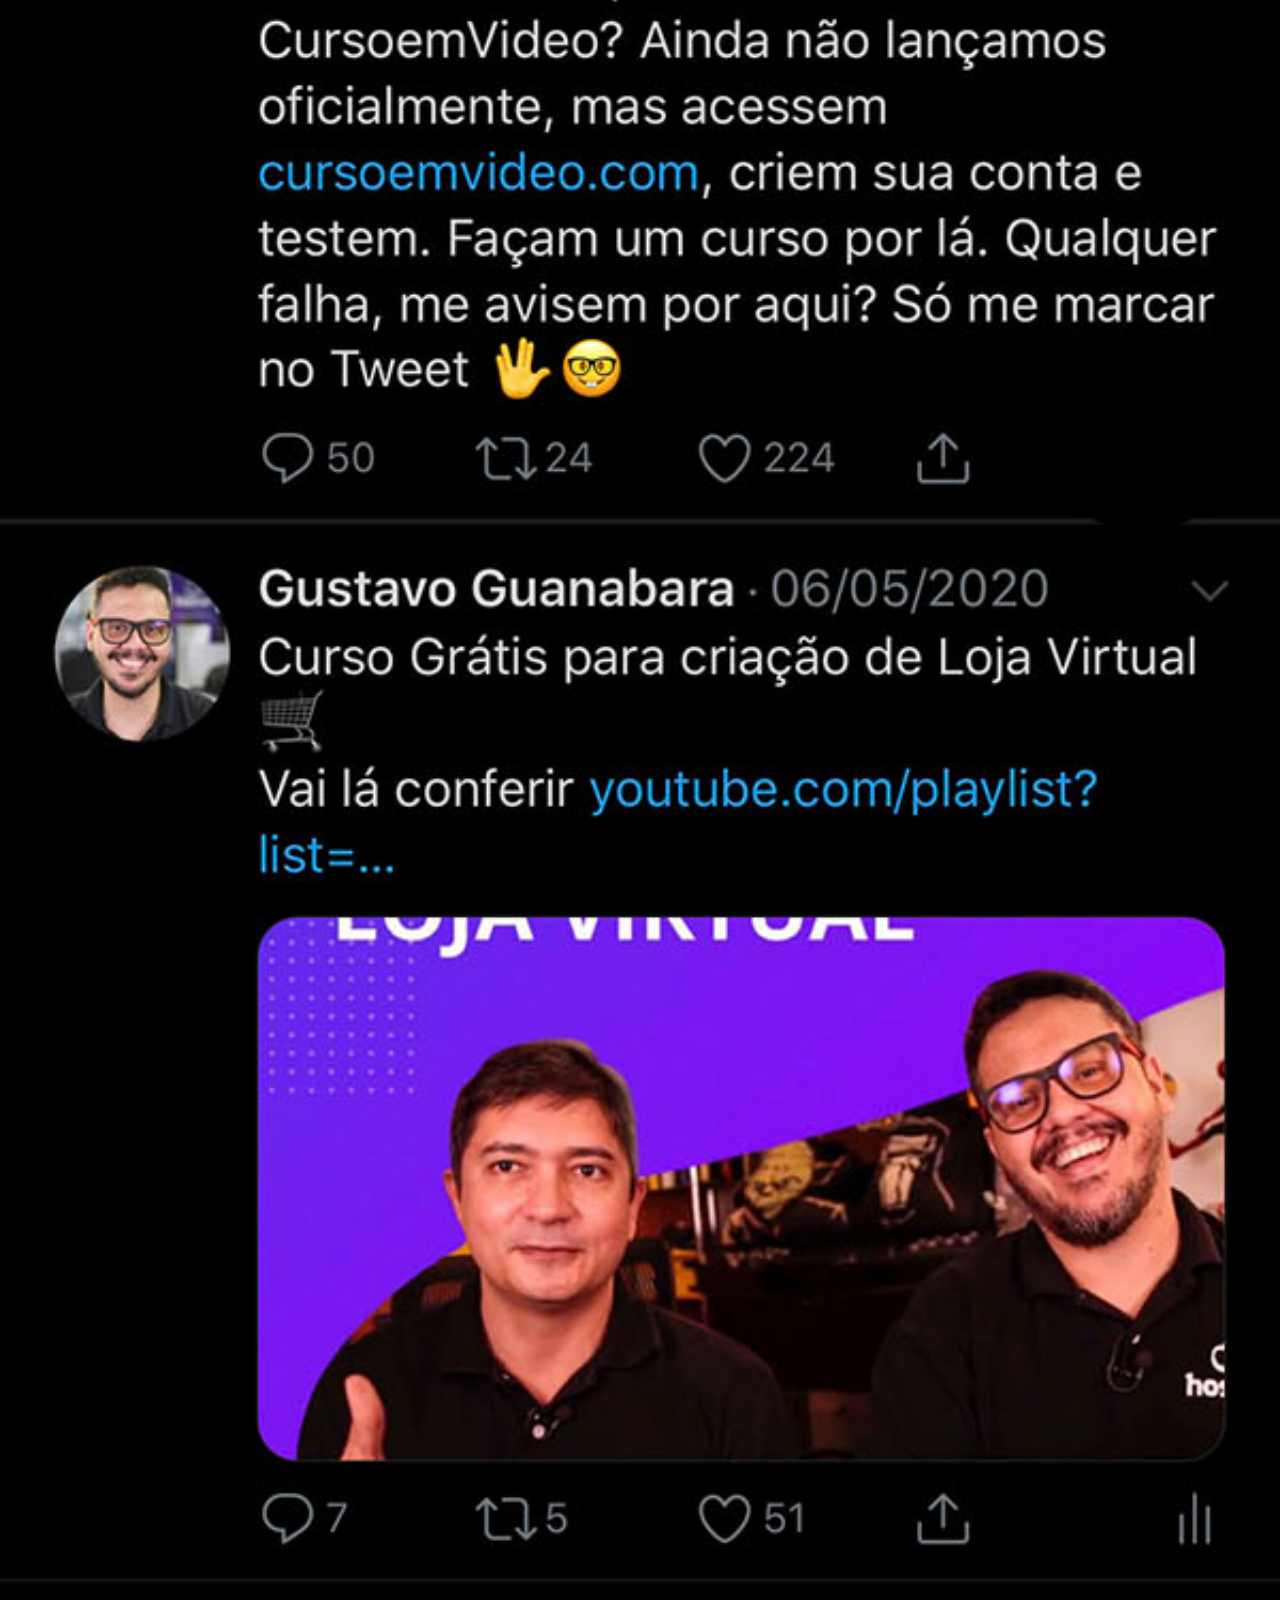
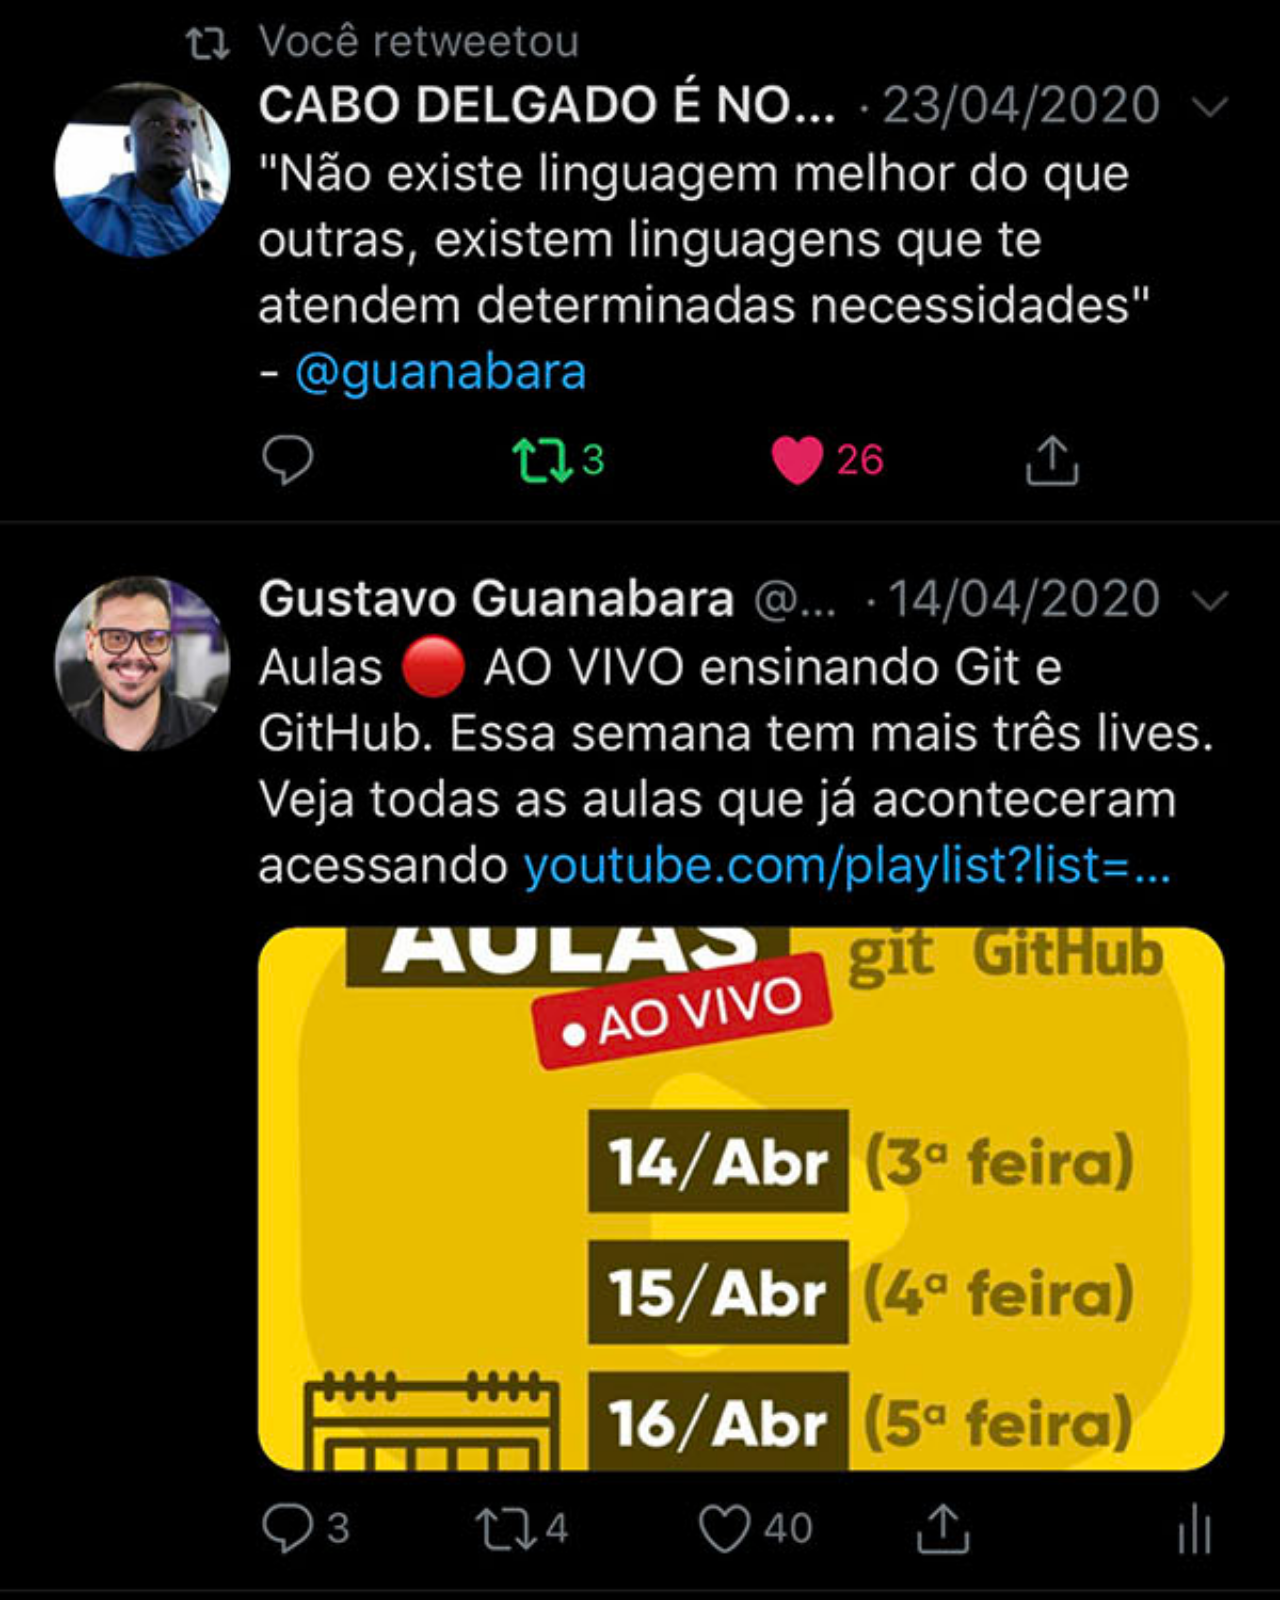
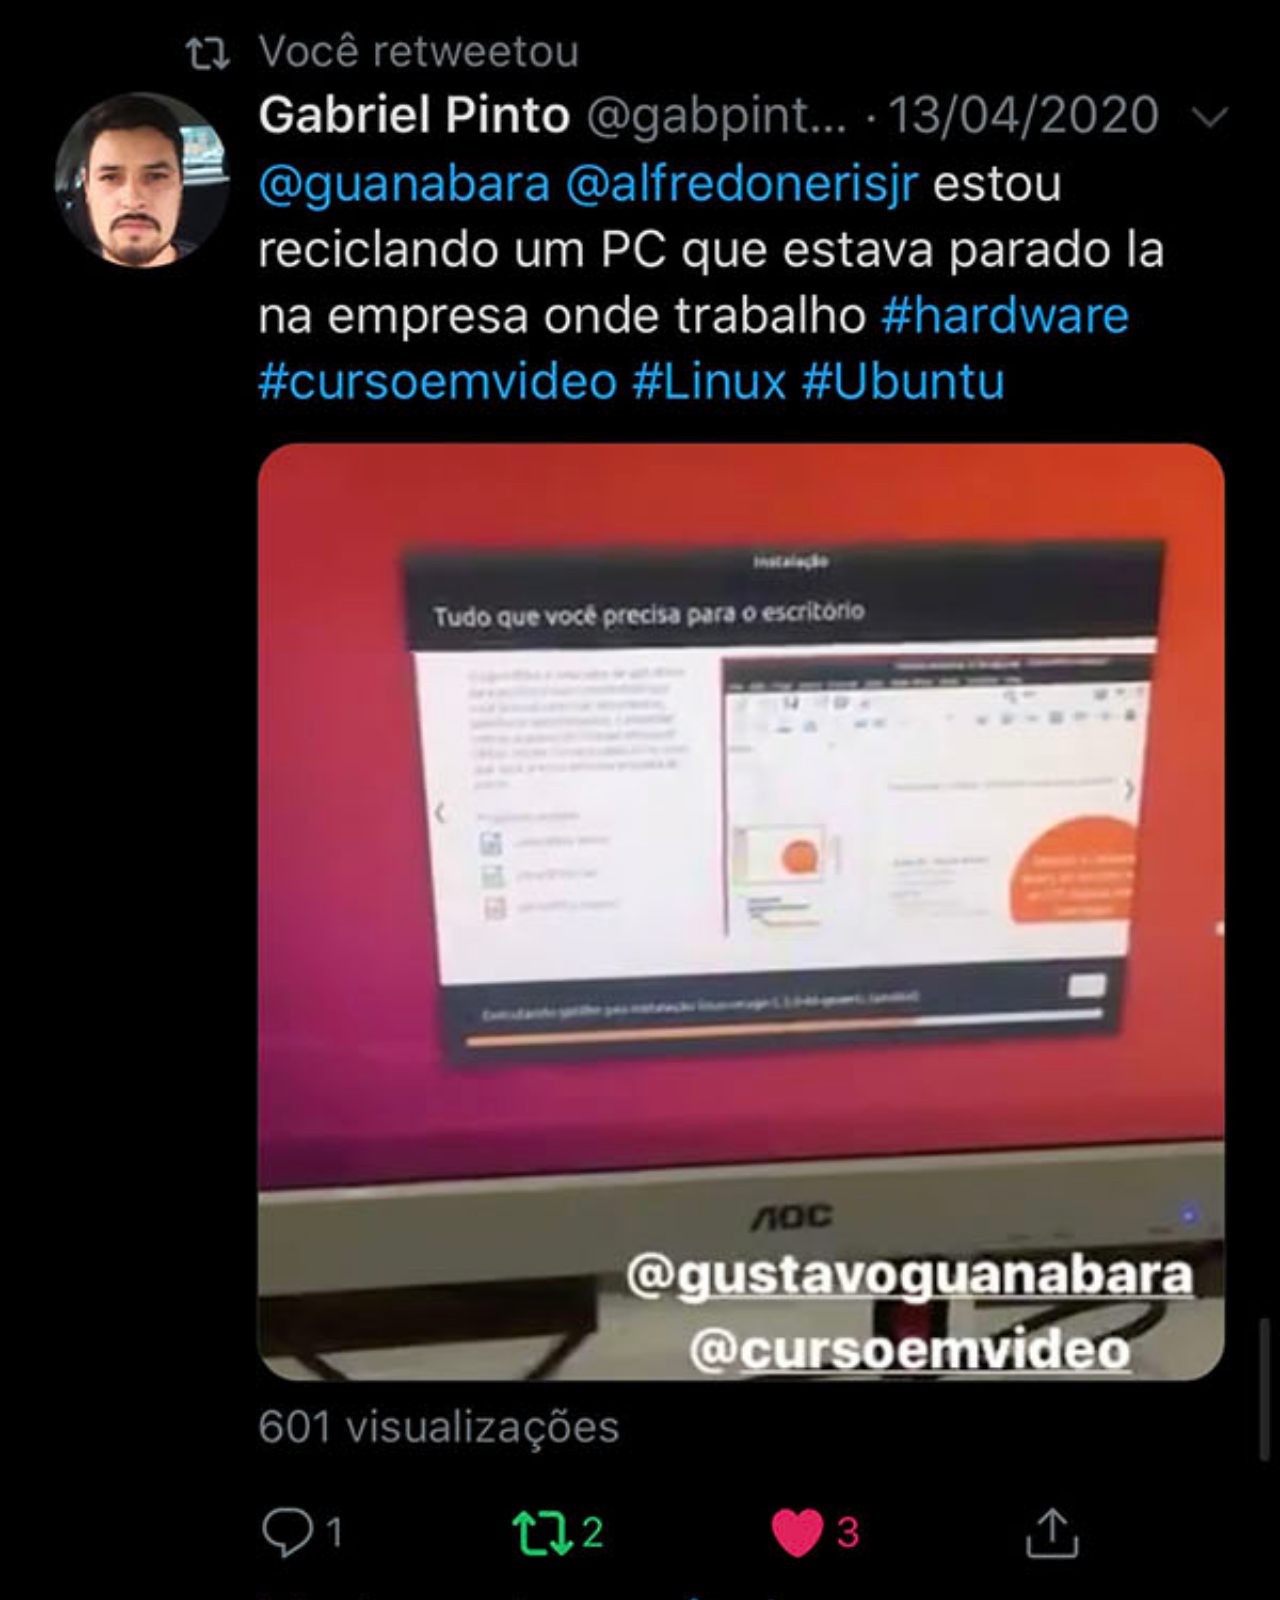
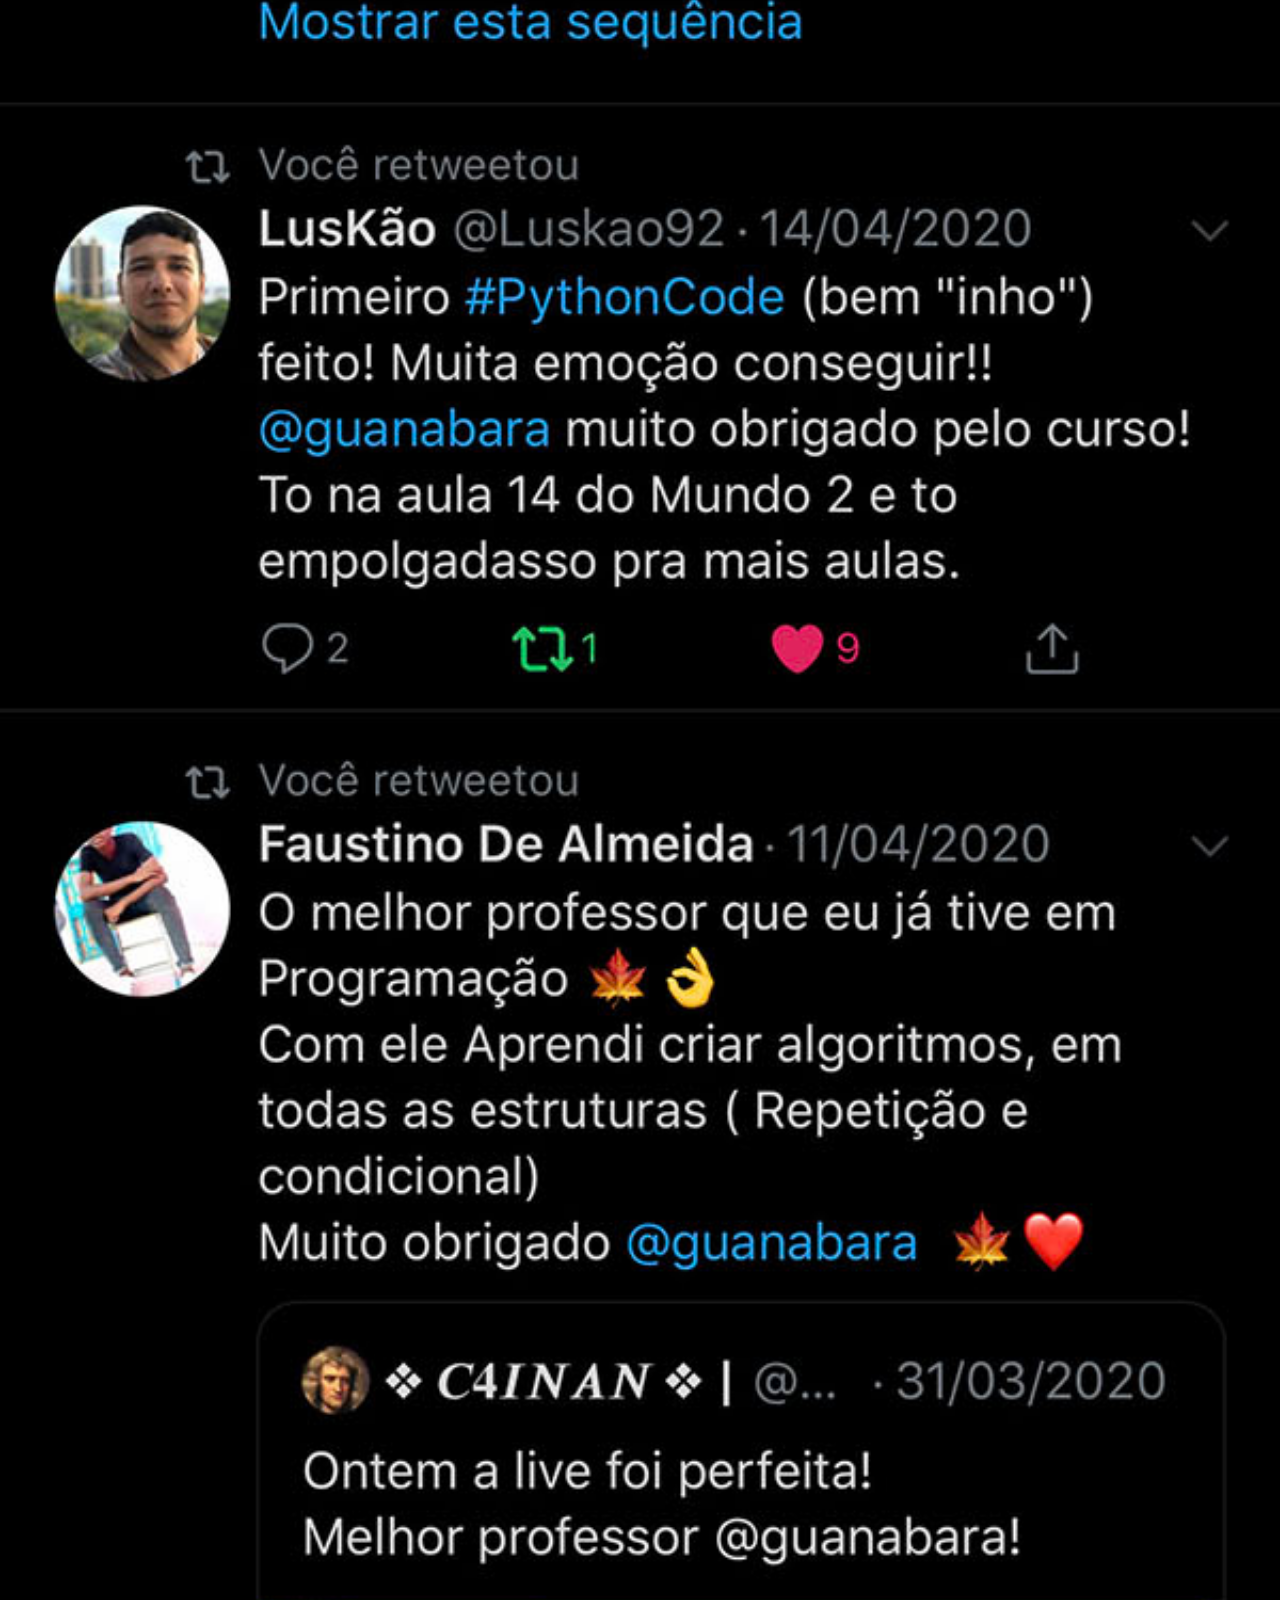
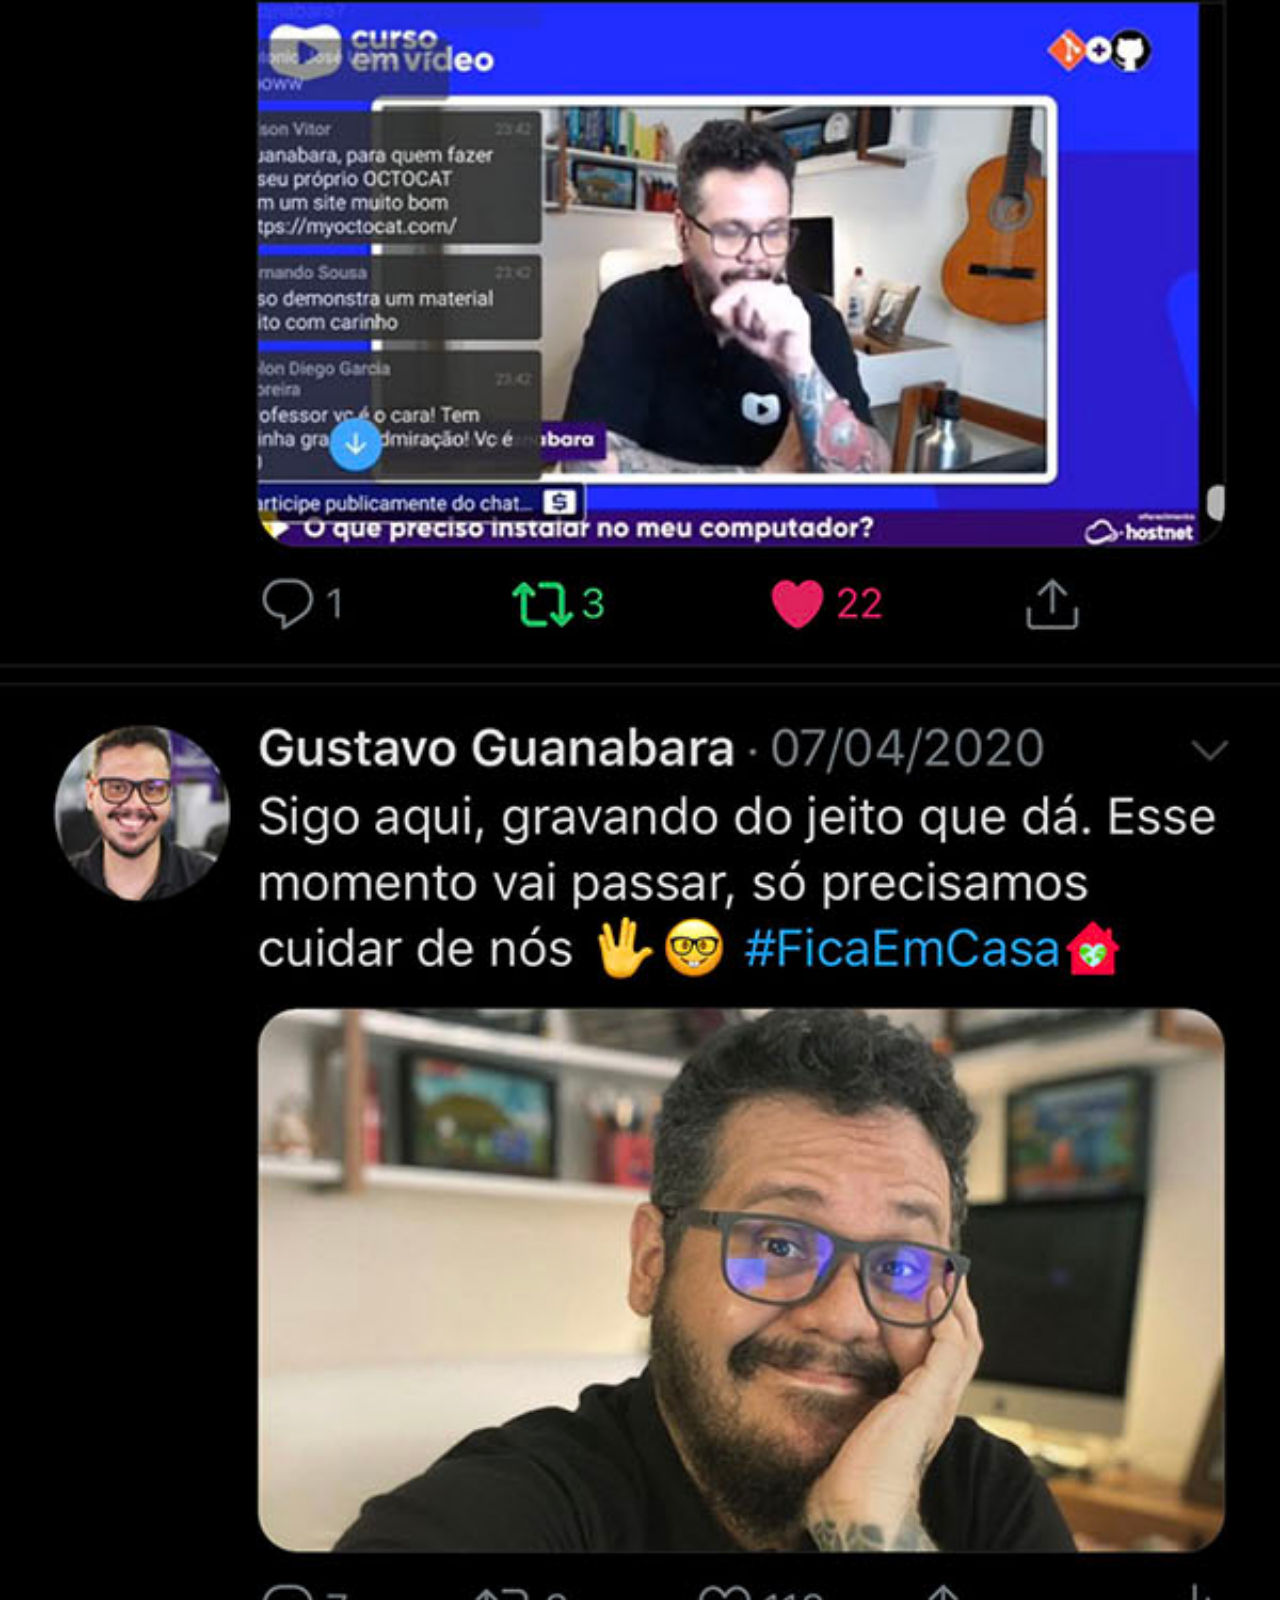
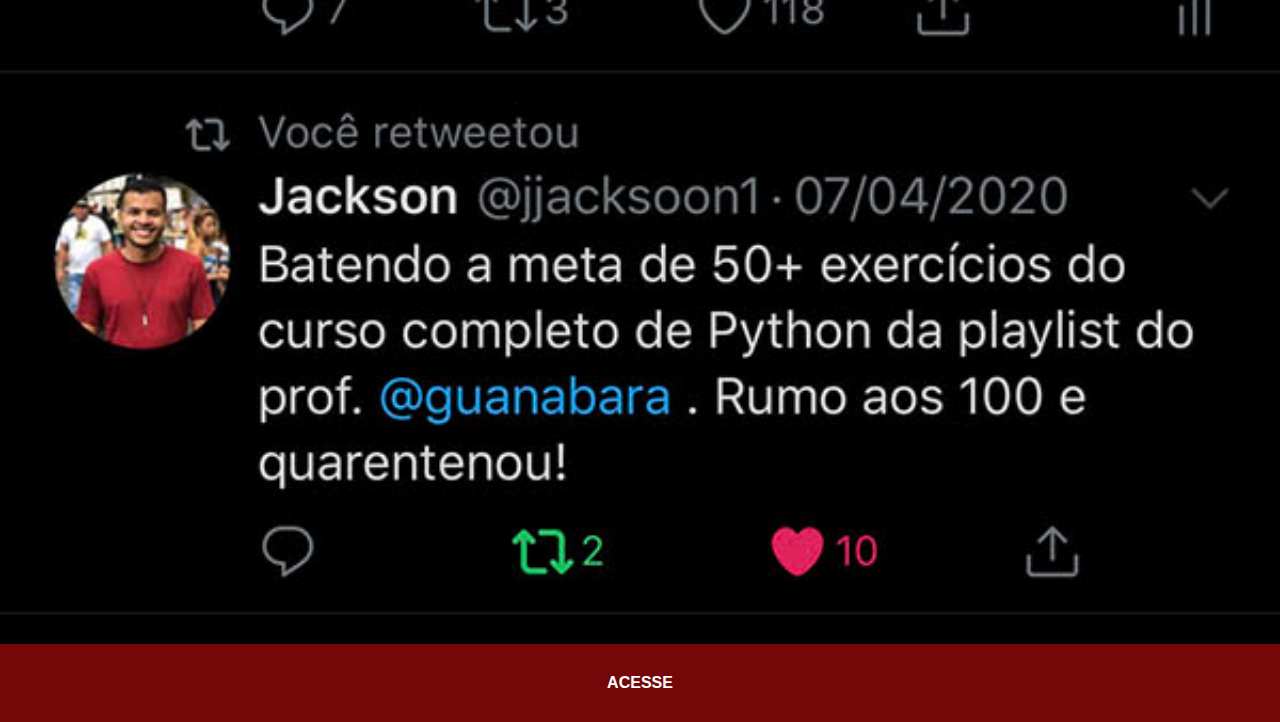
<file: twitter.html>
<!DOCTYPE html>
<html lang="pt-br">
<head>
    <meta charset="UTF-8">
    <meta http-equiv="X-UA-Compatible" content="IE=edge">
    <meta name="viewport" content="width=device-width, initial-scale=1.0">
    <title>Twitter</title>
    <style>
        * {
            margin: 0;
            padding: 0;
            font-family: Arial, Helvetica, sans-serif;
        }

        body {
            width: 100vw;
            height: 100vh;
            background-color: black;
        }

        img {
            width: 100vw;
        }

        ::-webkit-scrollbar {
            width: 0;
            height: 0;
        }

        a {
            font-size: 1em;
            color: white;
            font-weight: bolder;
            text-decoration: none;
            padding: 30px;
            text-align: center;
            display: block;
            background-color: rgb(116, 8, 8);
        }

        a:hover {
            background-color: rgb(158, 12, 12);
        }
    </style>
</head>
<body>
    <img src="./imagens/tela-twitter.jpg" alt="Twitter" srcset="">
    <a href="https://twitter.com/guanabara" target="_blank">ACESSE</a>
</body>
</html>
</file>
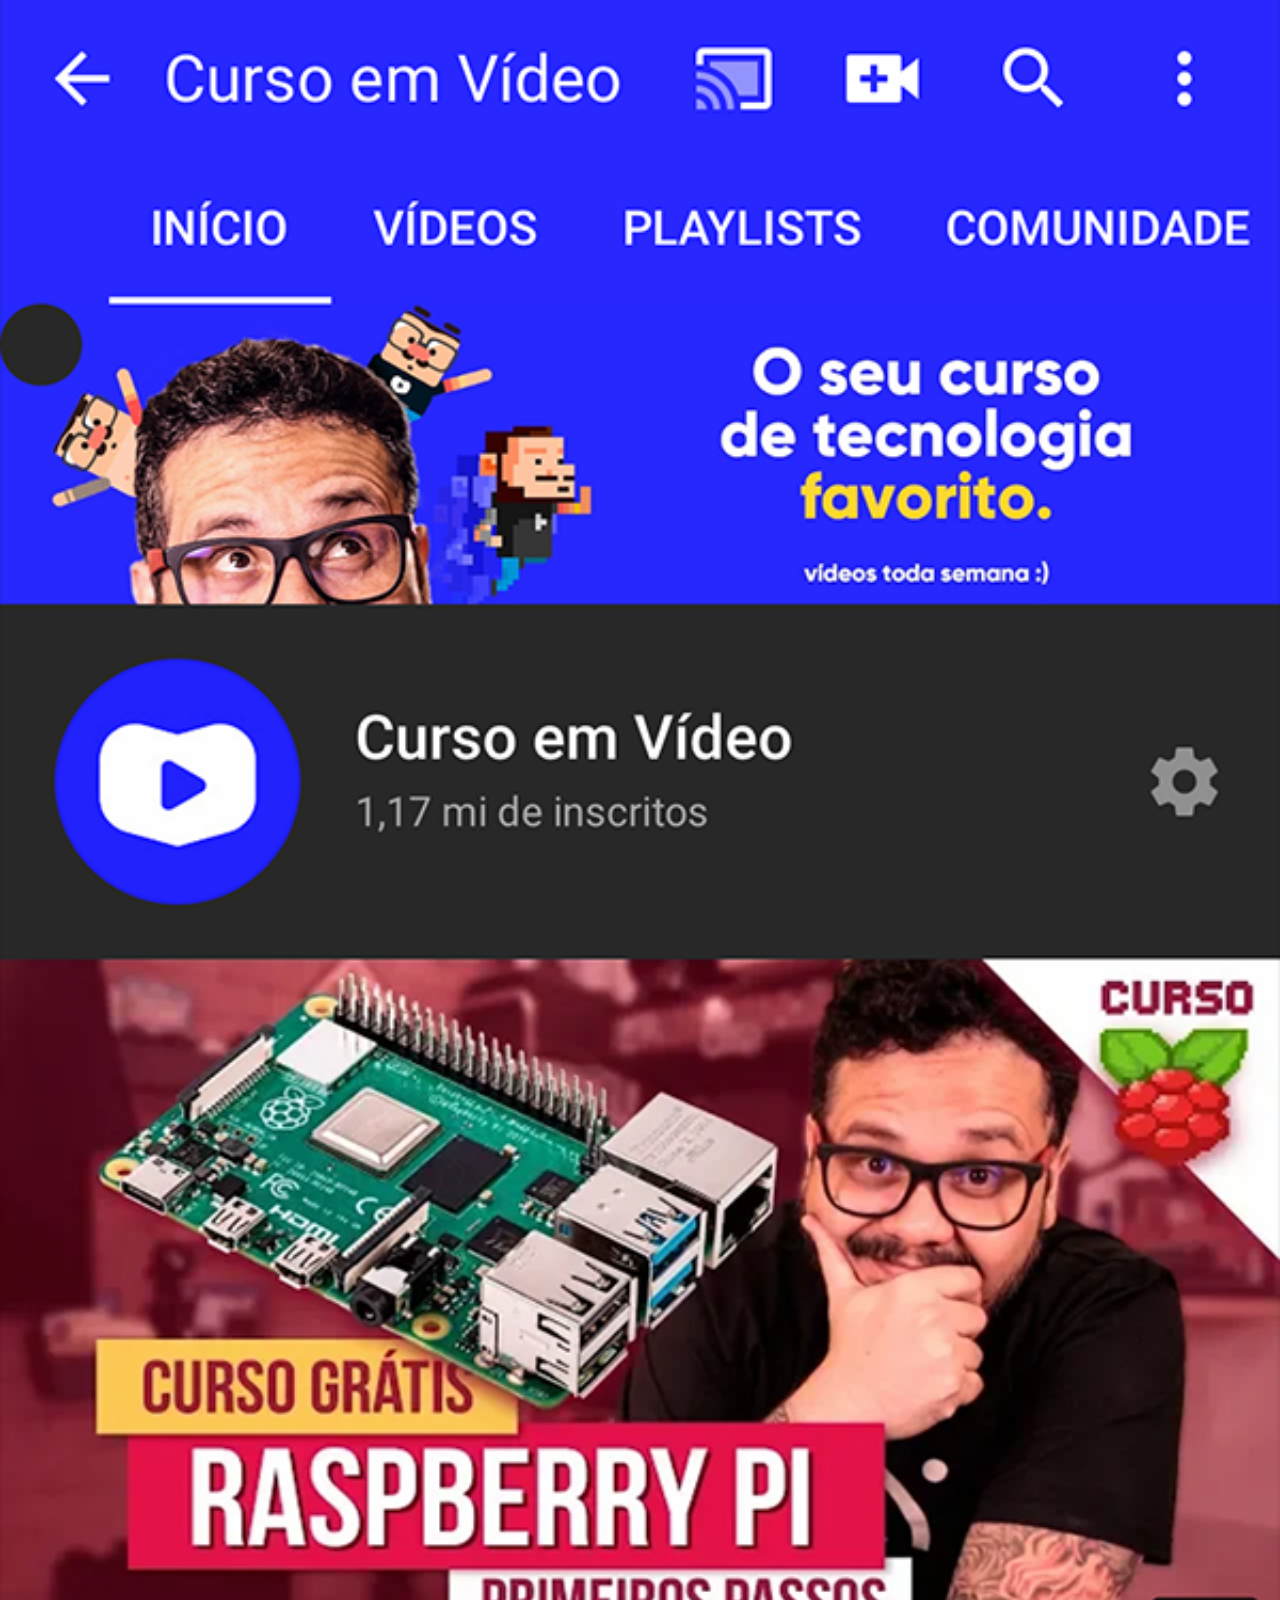
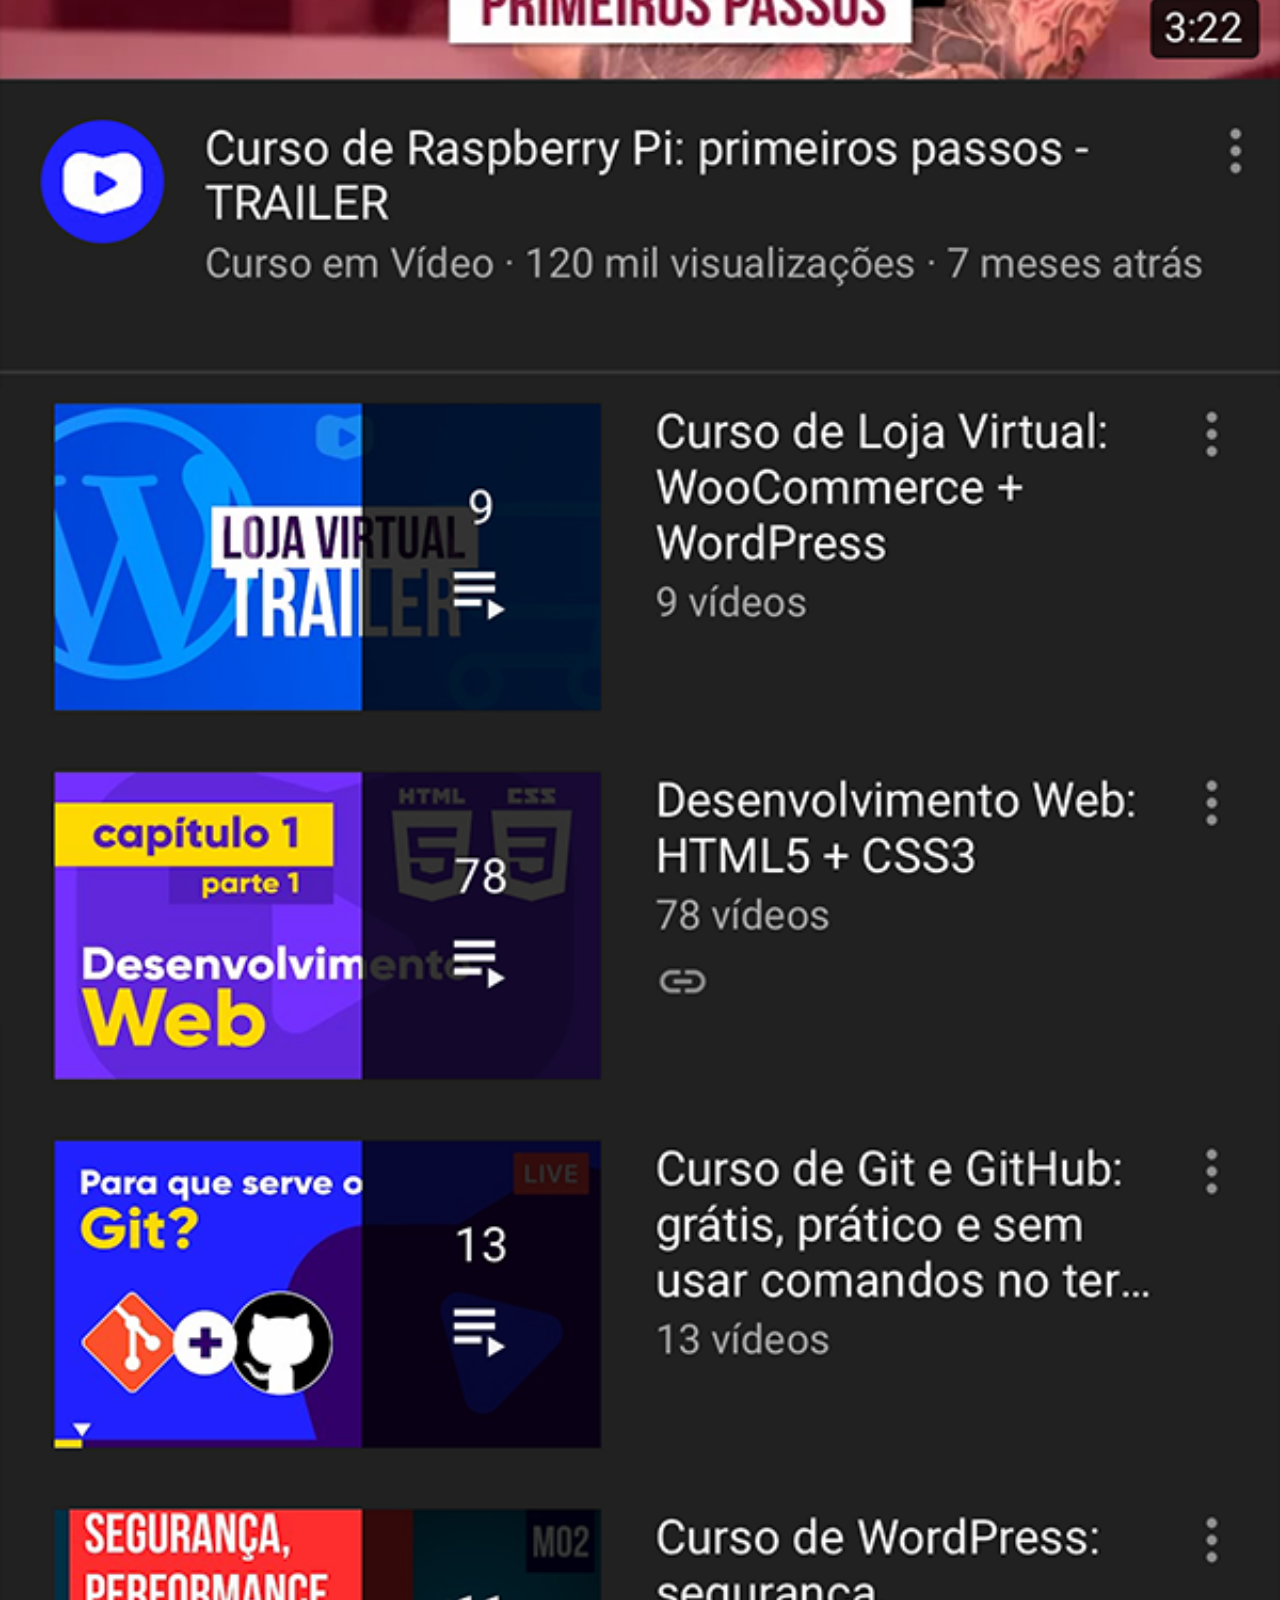
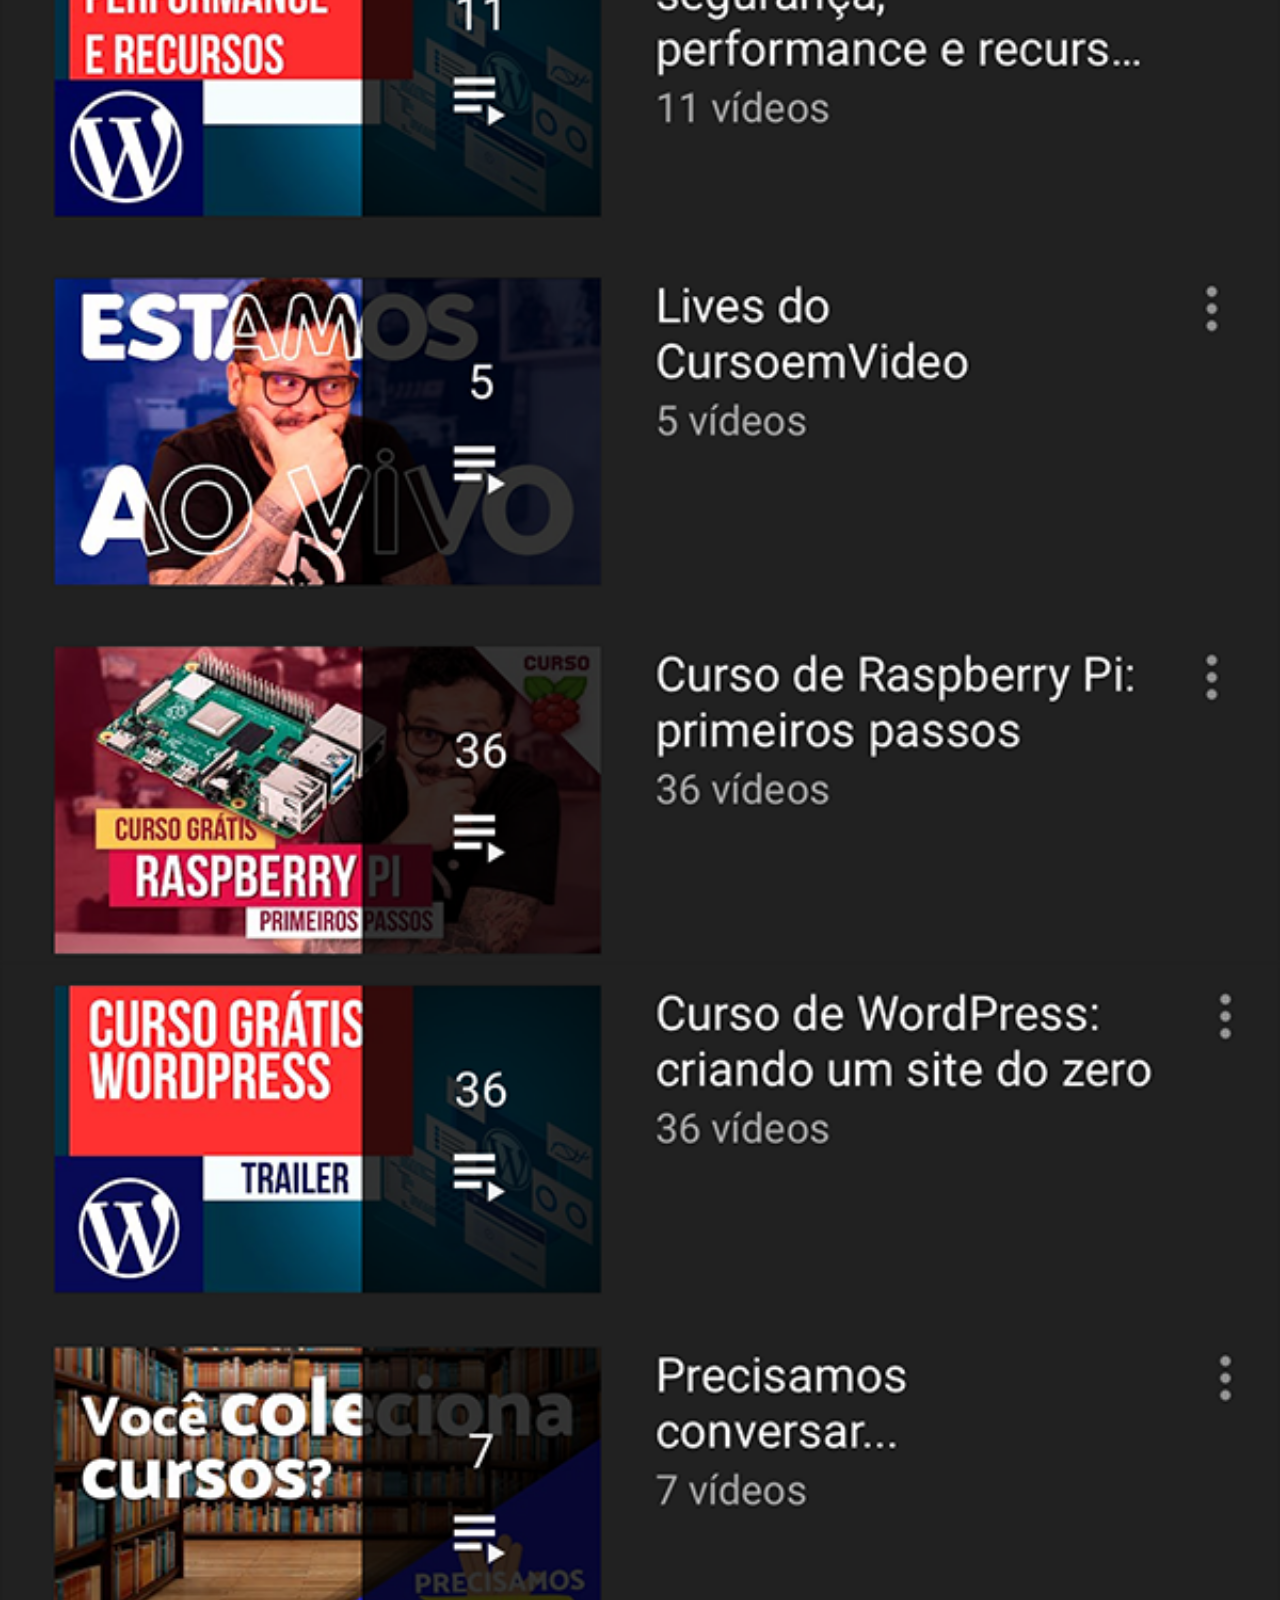
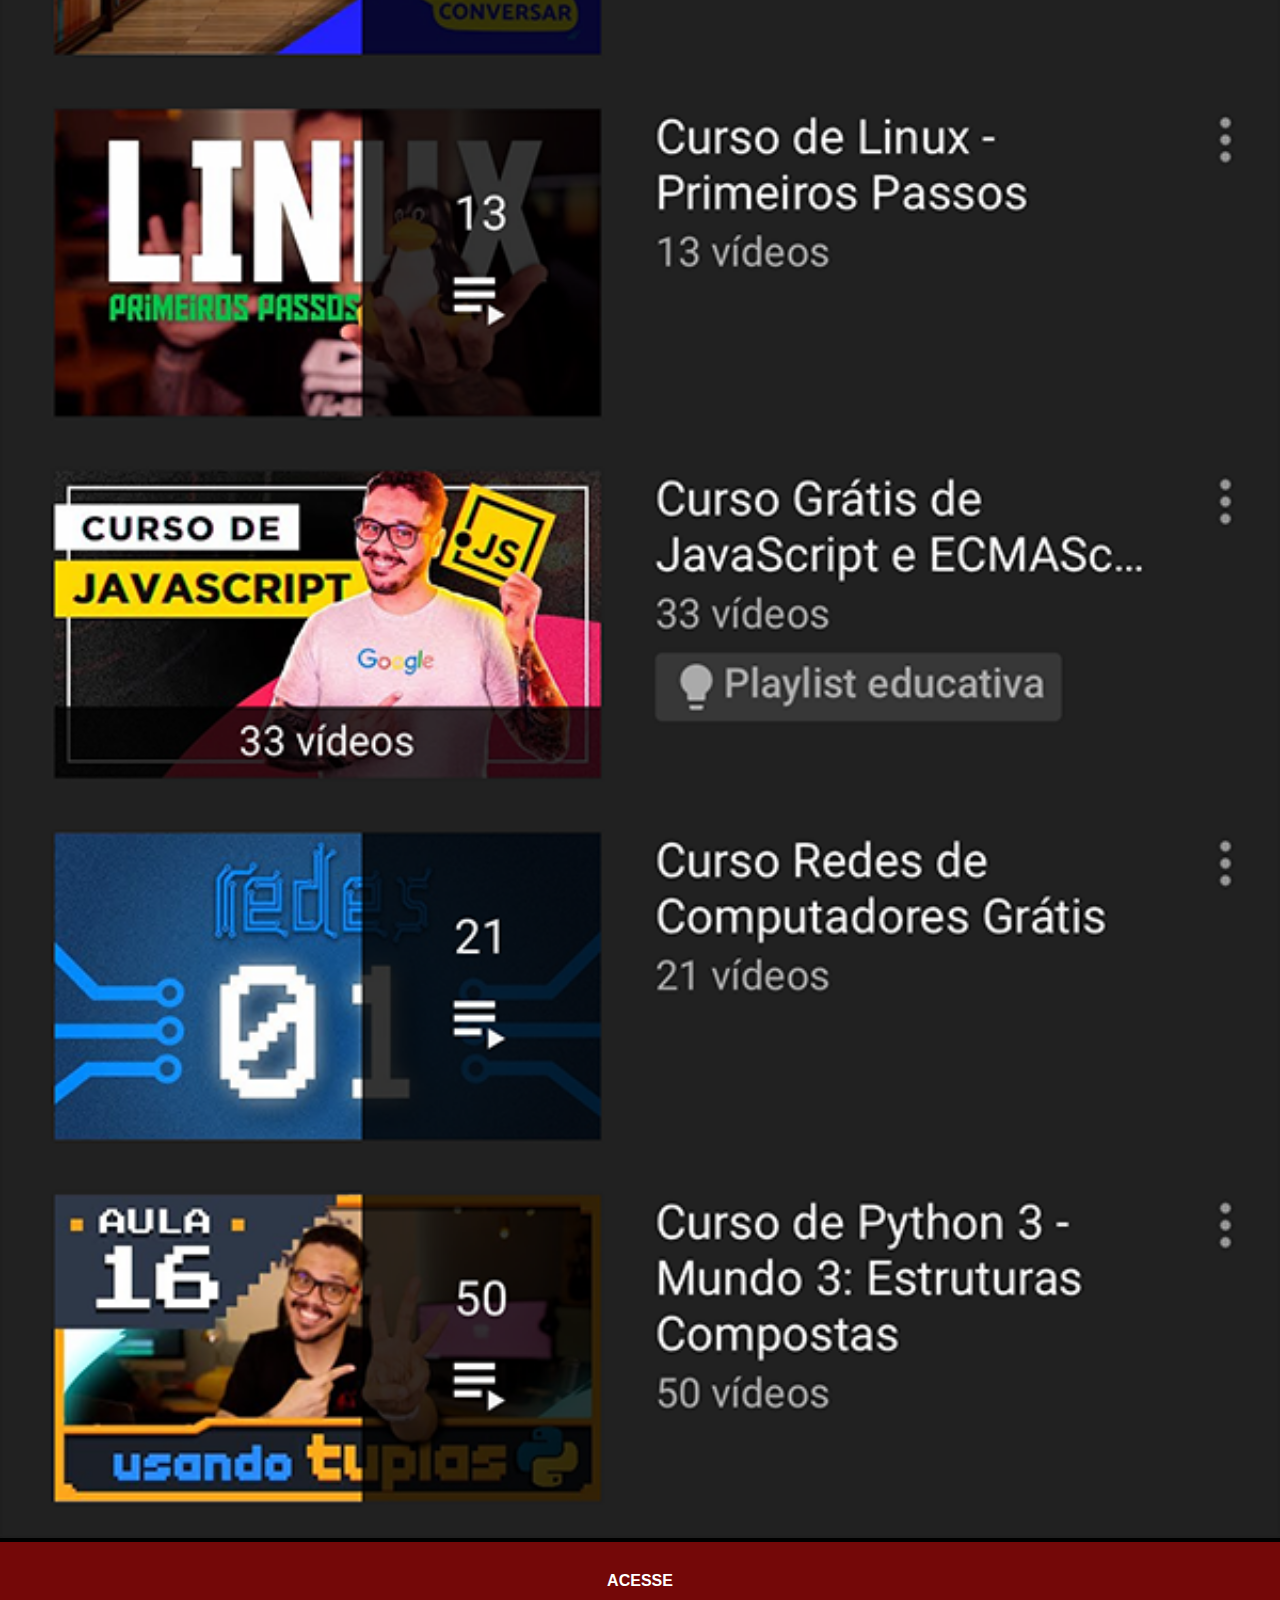
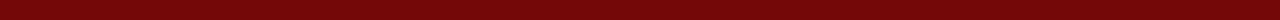
<file: youtube.html>
<!DOCTYPE html>
<html lang="pt-br">
<head>
    <meta charset="UTF-8">
    <meta http-equiv="X-UA-Compatible" content="IE=edge">
    <meta name="viewport" content="width=device-width, initial-scale=1.0">
    <title>YouTube</title>
    <style>
        * {
            margin: 0;
            padding: 0;
            font-family: Arial, Helvetica, sans-serif;
        }

        body {
            width: 100vw;
            height: 100vh;
            background-color: black;
        }

        img {
            width: 100vw;
        }

        ::-webkit-scrollbar {
            width: 0;
            height: 0;
        }

        a {
            font-size: 1em;
            color: white;
            font-weight: bolder;
            text-decoration: none;
            padding: 30px;
            text-align: center;
            display: block;
            background-color: rgb(116, 8, 8);
        }

        a:hover {
            background-color: rgb(158, 12, 12);
        }
    </style>
</head>
<body>
    <img src="./imagens/tela-youtube.png" alt="YouTube" srcset="">
    <a href="https://www.youtube.com/channel/UCrWvhVmt0Qac3HgsjQK62FQ" target="_blank">ACESSE</a>
</body>
</html>
</file>
<file: estilos/style.css>
* {
    margin: 0px;
    padding: 0px;
    font-family: Arial, Helvetica, sans-serif
}

body {
    height: 100vh;
    width: 100vw;
    background-image: url('../imagens/fundo-madeira.jpg');
    background-color: #887A5A;
    background-repeat: no-repeat;
    background-size: cover;
    background-position: top center;
}

main {
    height: 100vh;
    position: relative;
}

section#celular {
    position: absolute;
    top: 50%;
    left: 50%;
    transform: translate(-50%, -50%);

    background-image: url('../imagens/frame-iphone.png');
    background-repeat: no-repeat;

    width: 311px;
    height: 627px;
}

iframe#tela {
    position: relative;
    top: 79px;
    left: 20px;
    width: 270px;
    height: 473px;
}

section#botoes {
    text-align: right;
}

section#botoes img {
    border-radius: 50%;
    width: 50px;
    margin: 10px;
    box-shadow: 2px 2px 5px rgba(0, 0, 0, 0.380);
    box-sizing: border-box;
}

section#botoes img:hover {
    border: 2px solid rgba(255, 255, 255, 0.61);
    transform: translate(-3px, -3px);
    box-shadow: 5px 5px 10px rgba(0, 0, 0, 0.664);
    transition: transform 0.3s;
}

@media screen and (max-width: 480px) {
    br {
        display: none;
    }

    section#botoes img {
        border-radius: 50%;
        width: 40px;
        margin: 10px;
        box-shadow: 2px 2px 5px rgba(0, 0, 0, 0.380);
        box-sizing: border-box;
    }
}
</file>
